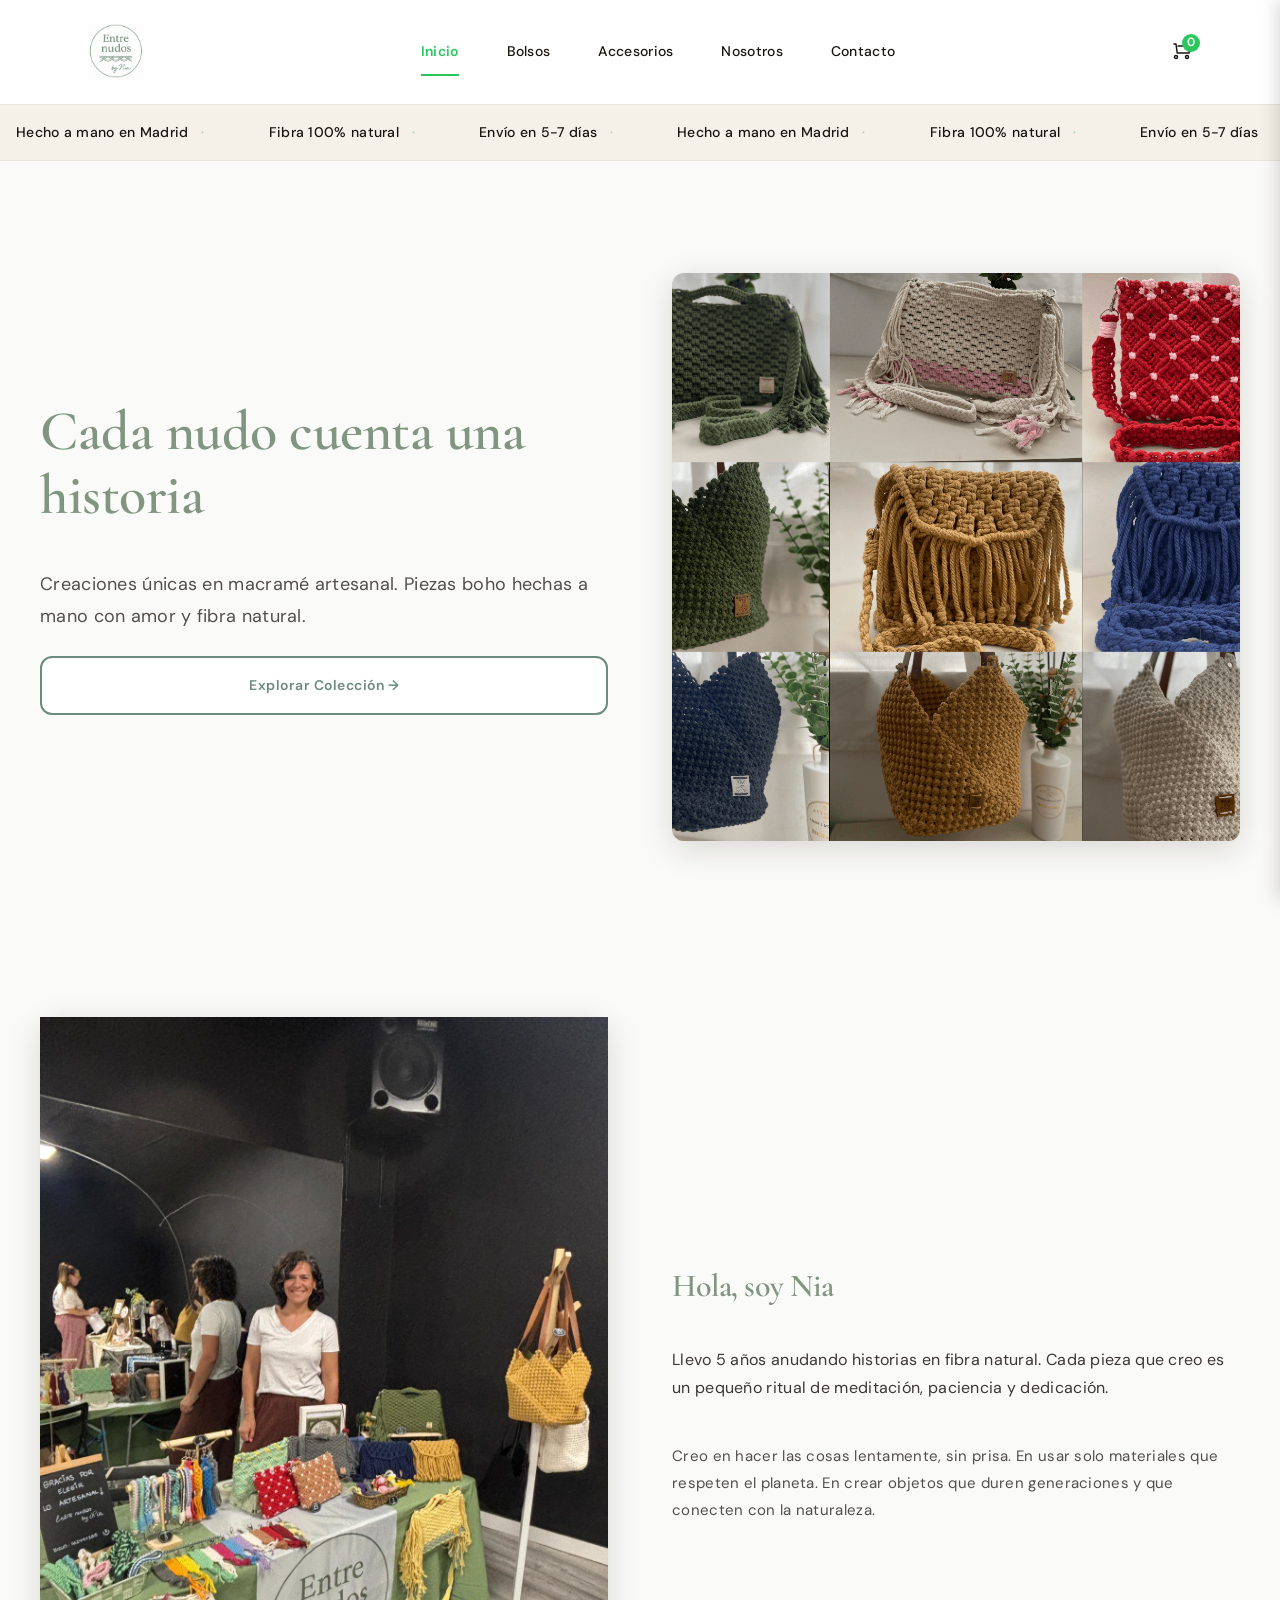
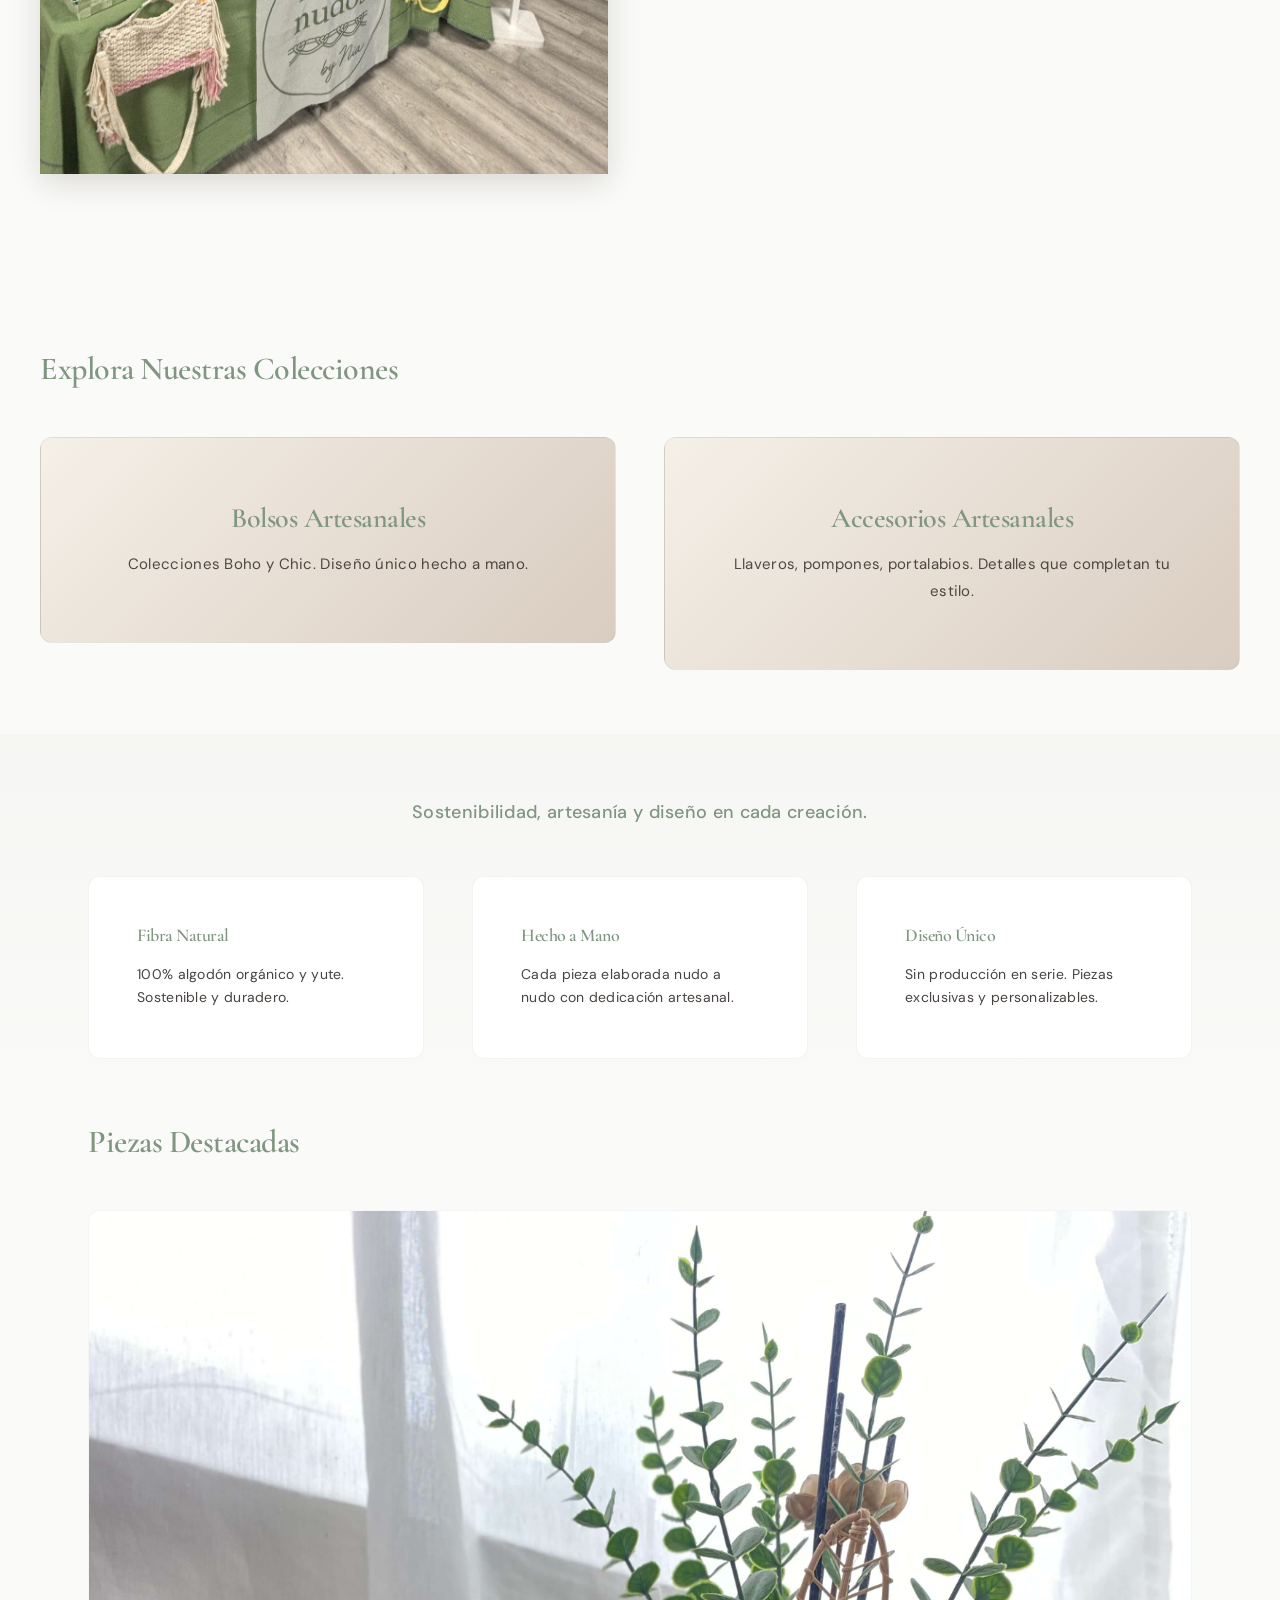
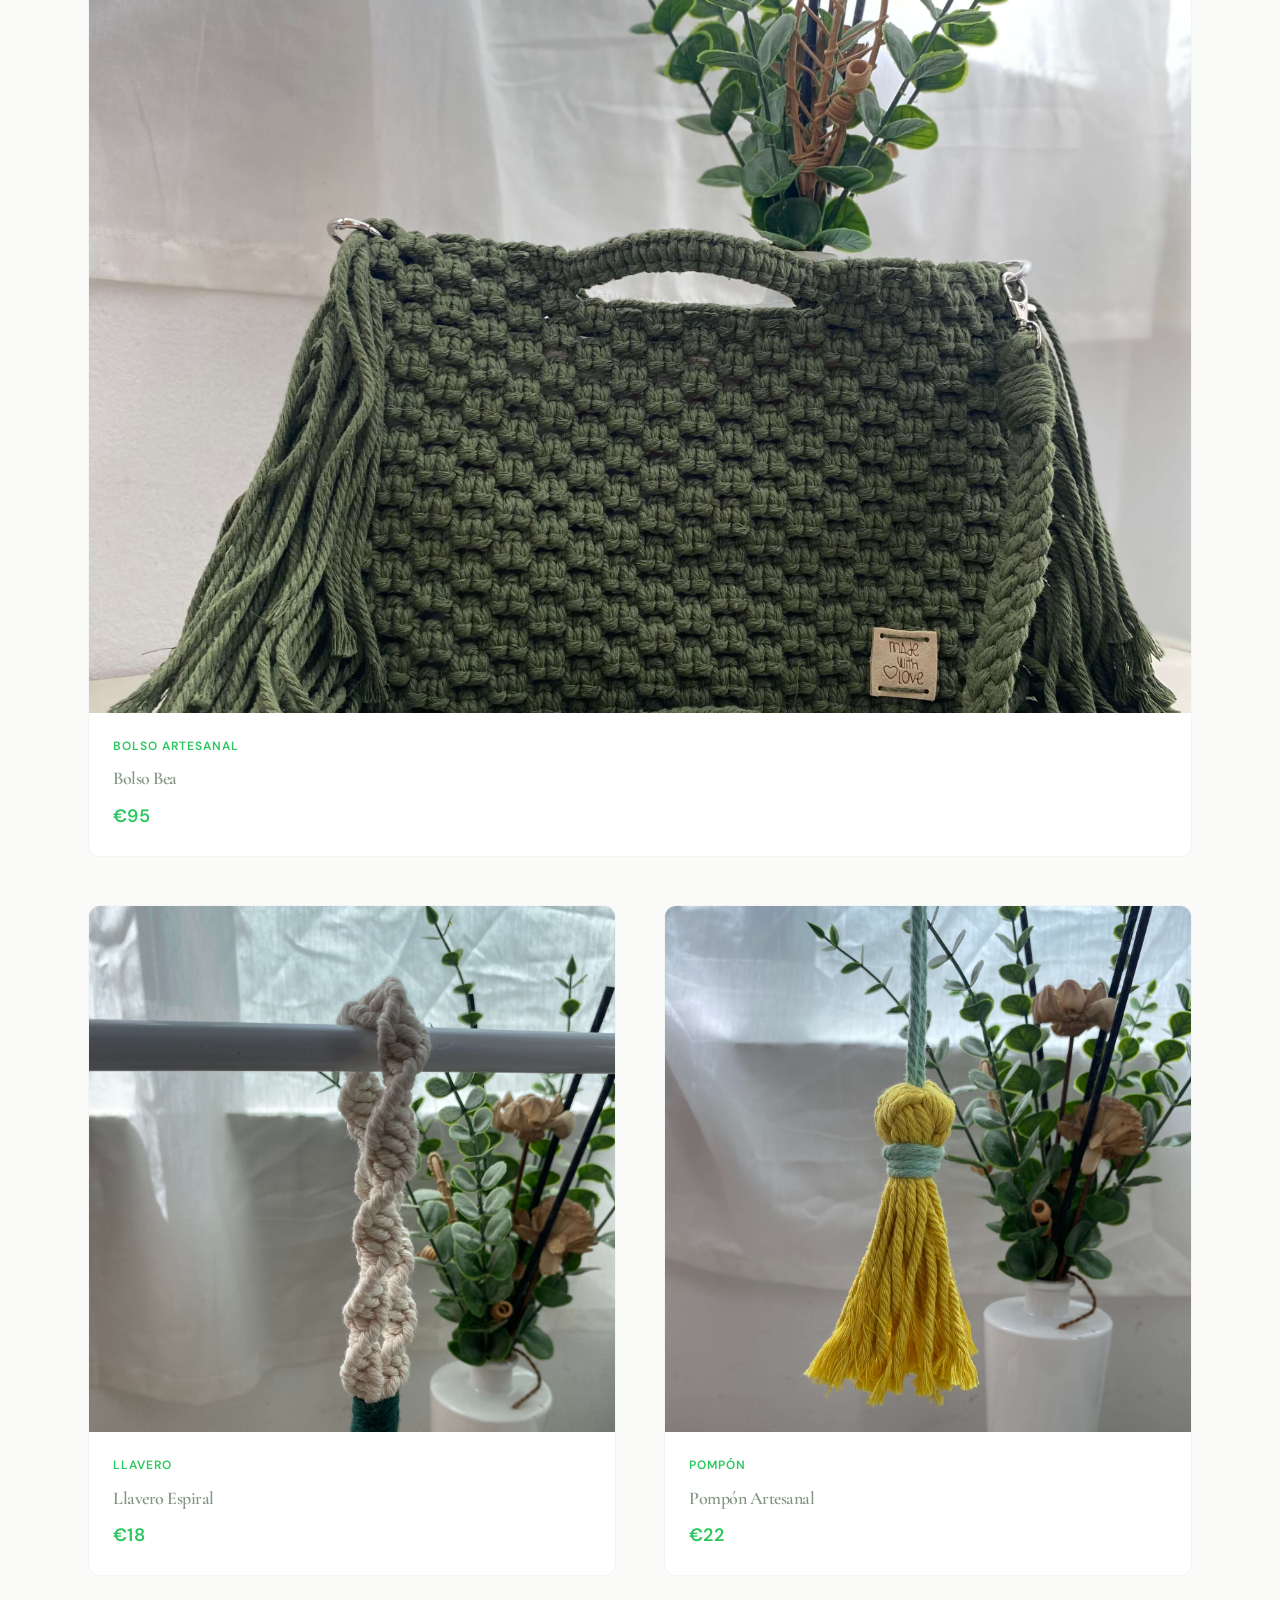
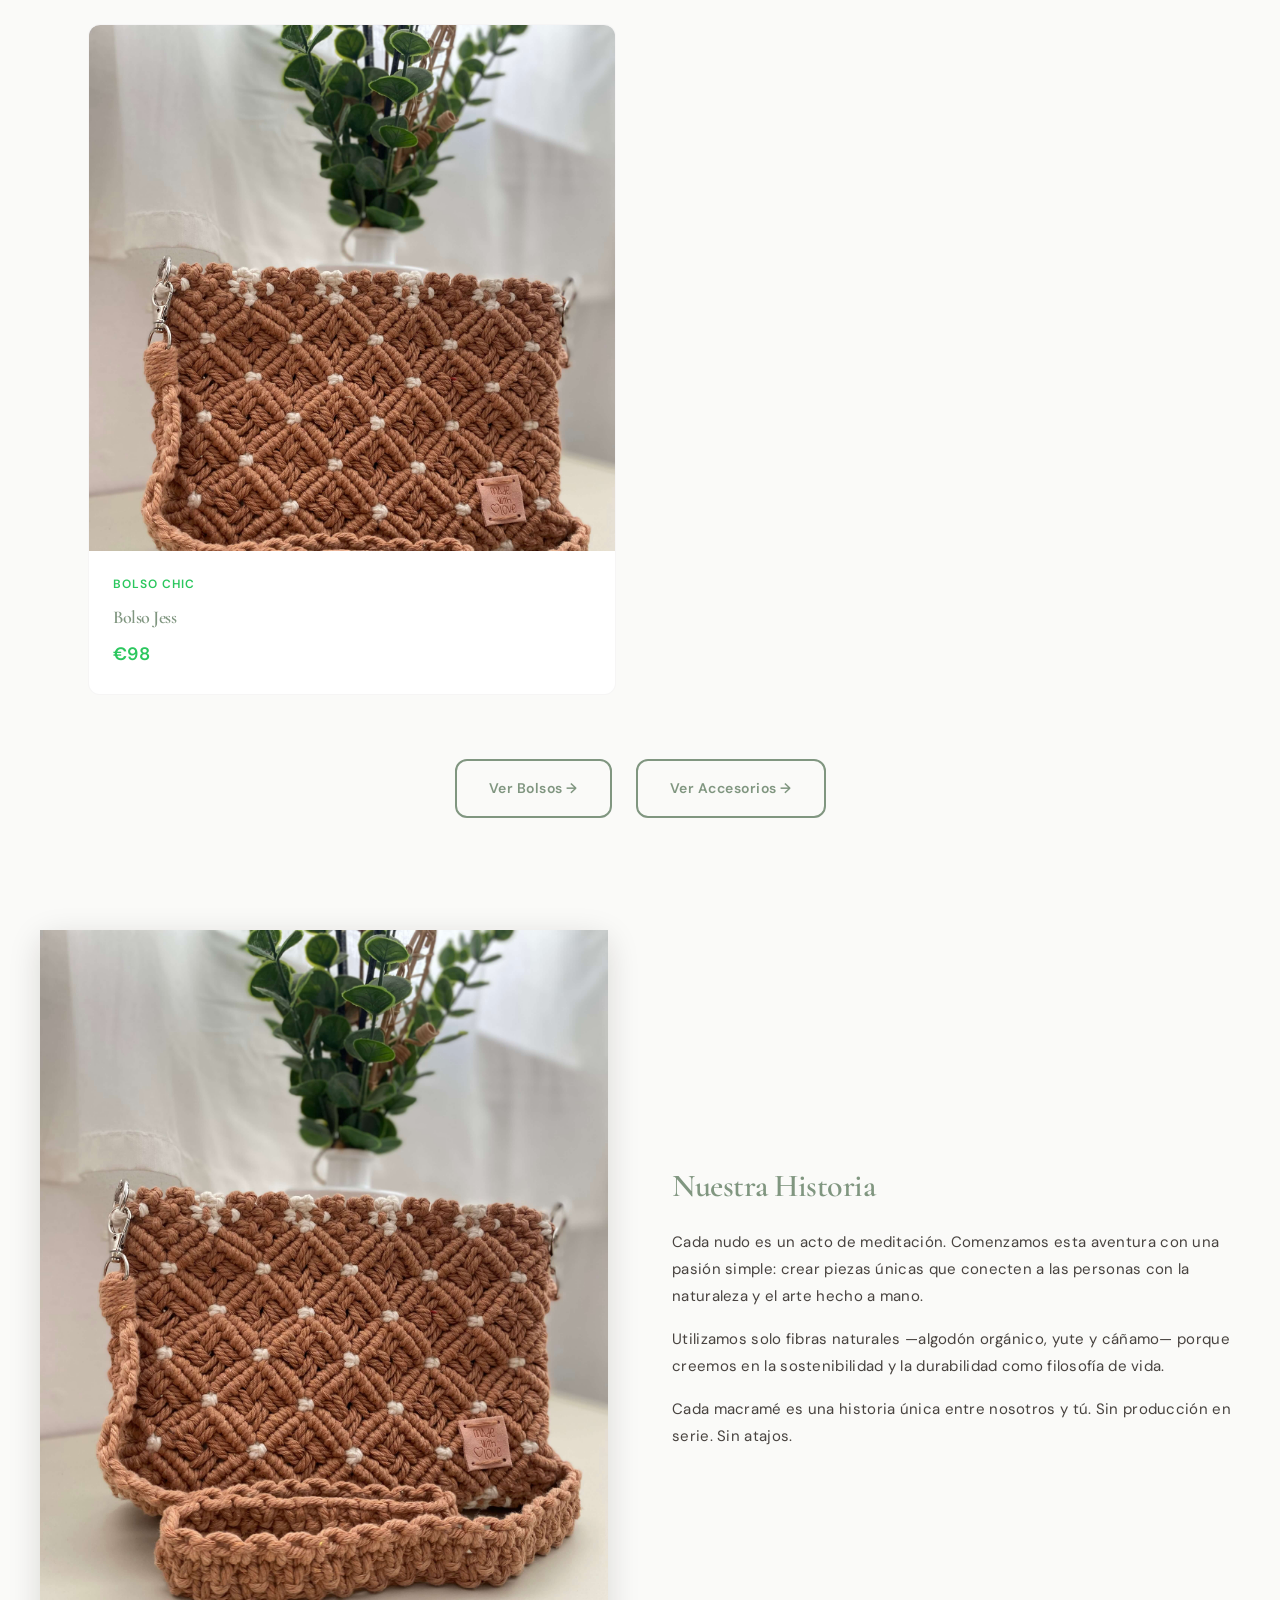
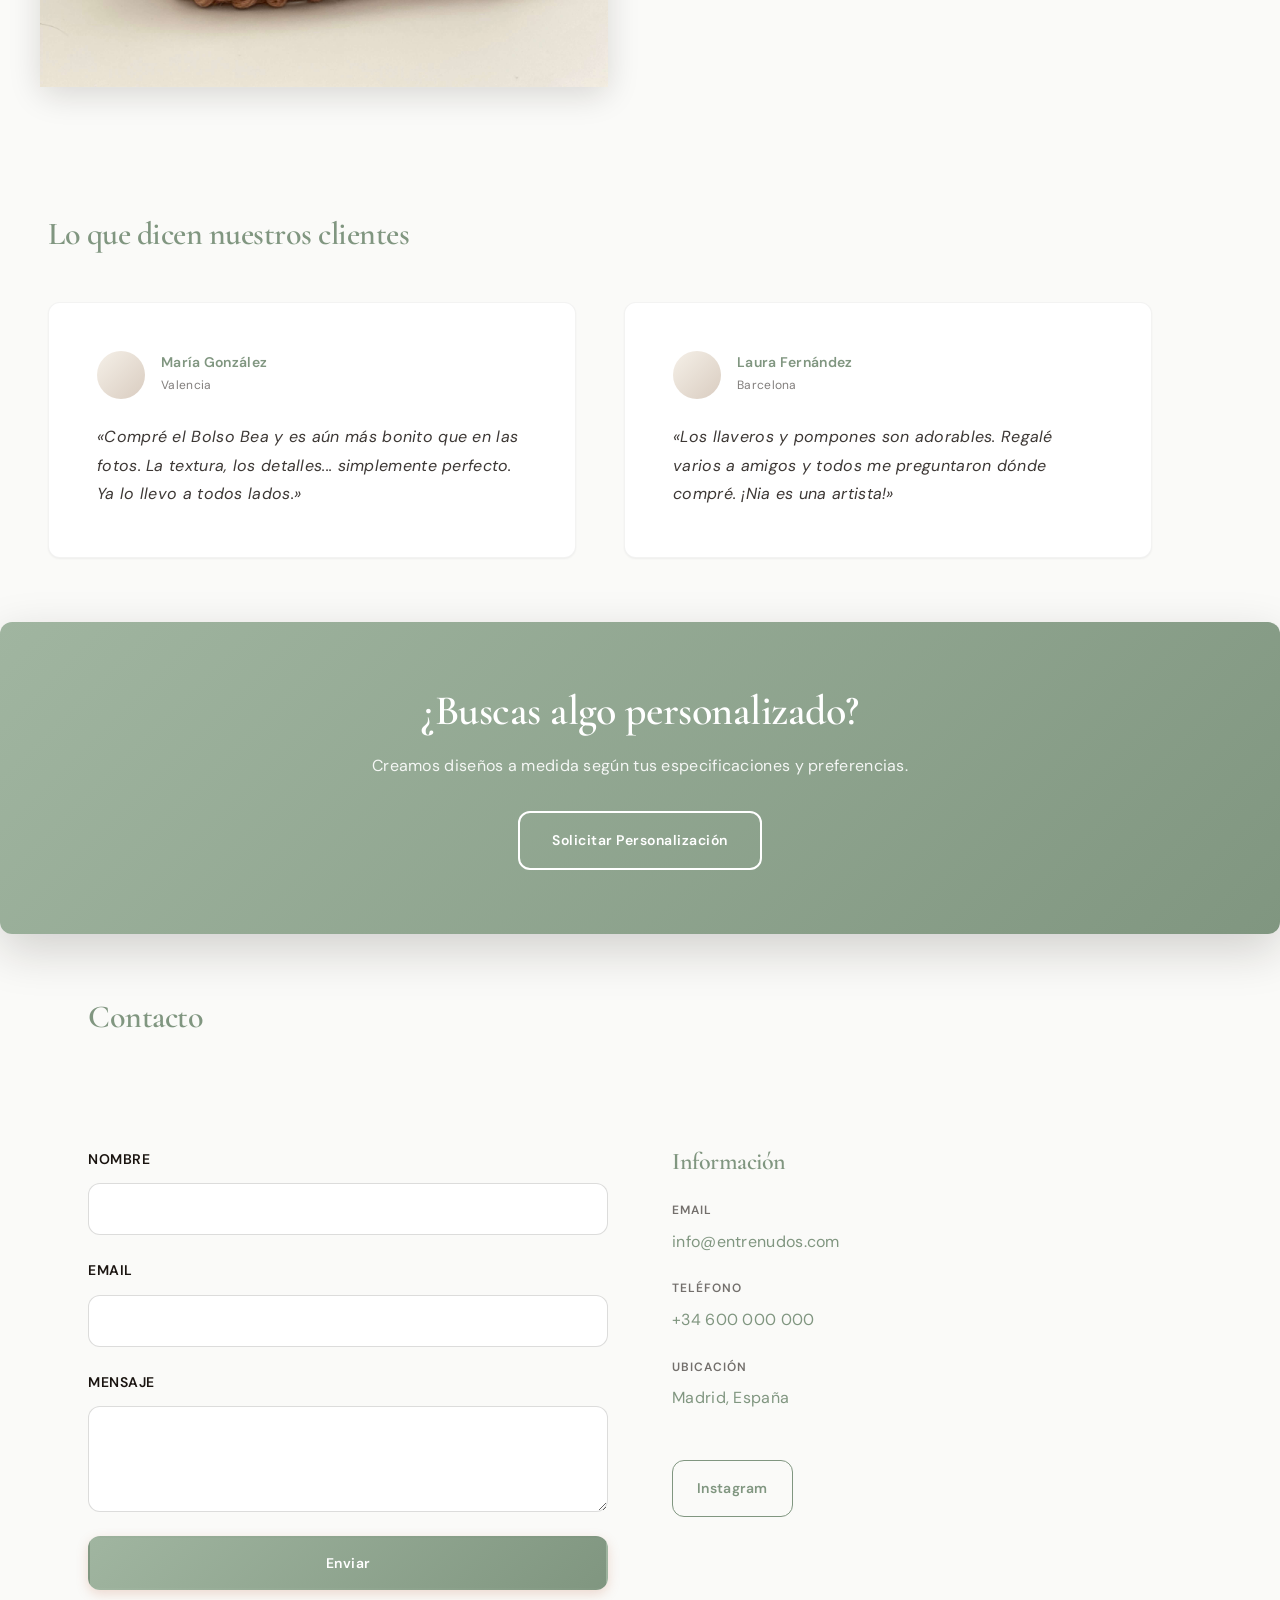
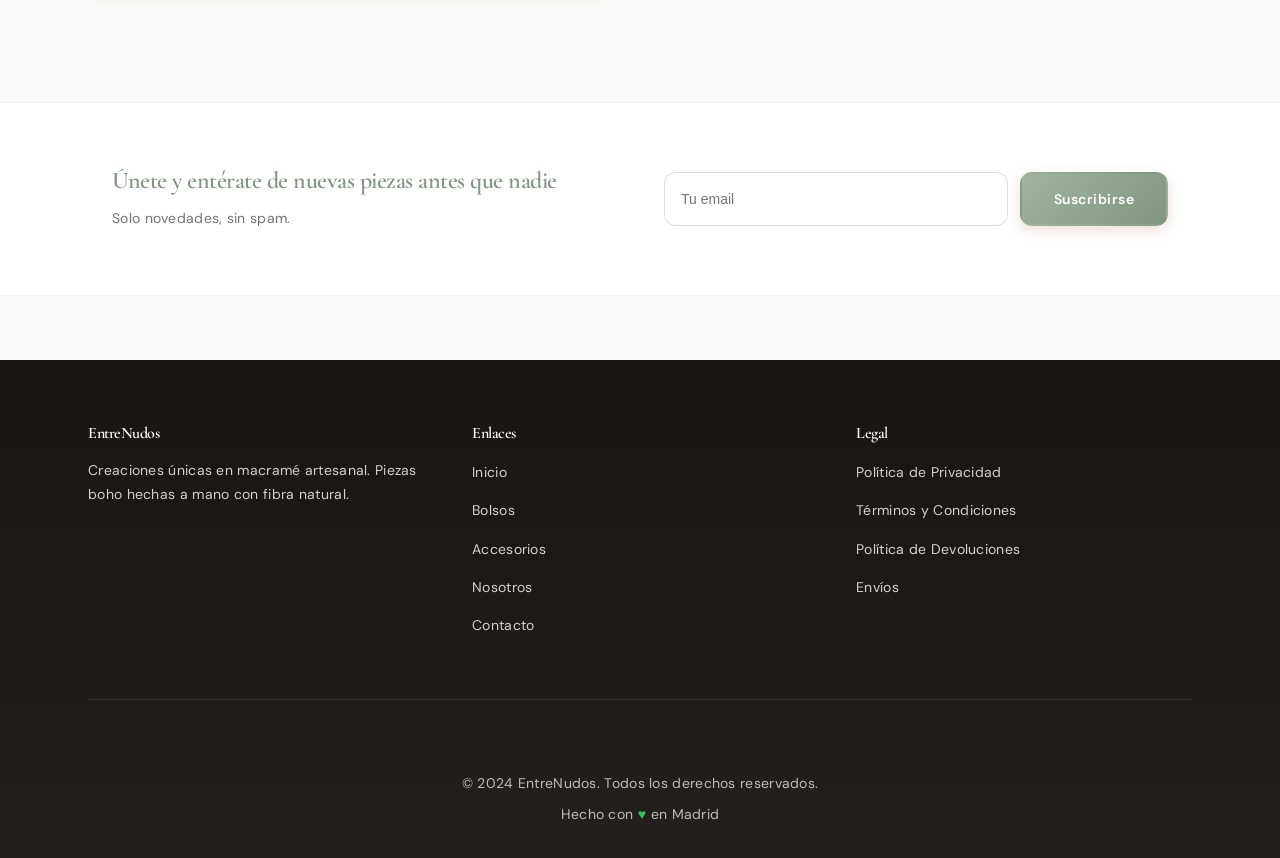
<file: index.html>
<!DOCTYPE html>
<html lang="es">
<head>
    <meta charset="UTF-8">
    <meta name="viewport" content="width=device-width, initial-scale=1.0">
    <title>EntreNudos — Macramé Artesanal Premium</title>
    <meta name="description" content="Creaciones únicas en macramé artesanal. Piezas boho premium hechas a mano con fibra 100% natural.">
    <meta name="keywords" content="macramé artesanal, boho, colgantes, tapices, decoración, fibra natural">
    <meta property="og:title" content="EntreNudos — Macramé Artesanal">
    <meta property="og:description" content="Piezas únicas de macramé hechas a mano.">
    <link rel="icon" type="image/svg+xml" href="data:image/svg+xml,<svg xmlns='http://www.w3.org/2000/svg' viewBox='0 0 100 100'><text y='75' font-size='75' fill='%237C5C3E'>◉</text></svg>">
    <link rel="stylesheet" href="styles.css">
    <link rel="preconnect" href="https://fonts.googleapis.com">
    <link rel="preconnect" href="https://fonts.gstatic.com" crossorigin>
    <link href="https://fonts.googleapis.com/css2?family=Cormorant+Garamond:wght@600;700&family=DM+Sans:wght@400;500;600&display=swap" rel="stylesheet">
</head>
<body>
    <!-- HEADER -->
    <header class="header">
        <div class="container">
            <div class="header-content">
                <a href="index.html" class="logo"><img src="img/reducidas/logo1.jpeg" alt="EntreNudos Logo" loading="lazy" style="height: 56px; width: auto;"></a>

                <nav class="nav">
                    <a href="index.html" class="nav-link active">Inicio</a>
                    <a href="bolsos.html" class="nav-link">Bolsos</a>
                    <a href="accesorios.html" class="nav-link">Accesorios</a>
                    <a href="nosotros.html" class="nav-link">Nosotros</a>
                    <a href="#contacto" class="nav-link">Contacto</a>
                </nav>

                <div class="header-right">
                    <div class="cart-icon">
                        <svg width="20" height="20" viewBox="0 0 20 20" fill="none" xmlns="http://www.w3.org/2000/svg">
                            <path d="M2 2H4L5.2 11H17L18.7 4H6M5.5 15C5.5 15.8284 4.82843 16.5 4 16.5C3.17157 16.5 2.5 15.8284 2.5 15C2.5 14.1716 3.17157 13.5 4 13.5C4.82843 13.5 5.5 14.1716 5.5 15ZM16.5 15C16.5 15.8284 15.8284 16.5 15 16.5C14.1716 16.5 13.5 15.8284 13.5 15C13.5 14.1716 14.1716 13.5 15 13.5C15.8284 13.5 16.5 14.1716 16.5 15Z" stroke="currentColor" stroke-width="1.5" stroke-linecap="round" stroke-linejoin="round"/>
                        </svg>
                        <span class="cart-count">0</span>
                    </div>
                    <button class="menu-toggle" id="menuToggle">☰</button>
                </div>
            </div>
        </div>
    </header>

    <!-- TRUST STRIP -->
    <div class="trust-strip">
        <div class="trust-content">
            <div class="trust-item">Hecho a mano en Madrid</div>
            <div class="trust-item">Fibra 100% natural</div>
            <div class="trust-item">Envío en 5-7 días</div>
        </div>
    </div>

    <!-- MENÚ MOBILE -->
    <nav class="mobile-menu" id="mobileMenu">
        <a href="index.html" class="mobile-nav-link">Inicio</a>
        <a href="bolsos.html" class="mobile-nav-link">Bolsos</a>
        <a href="accesorios.html" class="mobile-nav-link">Accesorios</a>
        <a href="nosotros.html" class="mobile-nav-link">Nosotros</a>
        <a href="#contacto" class="mobile-nav-link">Contacto</a>
    </nav>

    <!-- HERO -->
    <section class="hero container">
        <div class="hero-content">
            <h1 class="hero-title">Cada nudo cuenta una historia</h1>
            <p class="hero-subtitle">Creaciones únicas en macramé artesanal. Piezas boho hechas a mano con amor y fibra natural.</p>
            <a href="#colecciones" class="btn btn-detalle">Explorar Colección →</a>
        </div>
        <div class="hero-image">
            <img src="img/reducidas/portada.png" alt="EntreNudos Portada" loading="lazy" style="width: 100%; height: 100%; object-fit: cover; border-radius: var(--radius-lg);">
        </div>
    </section>

    <!-- ARTESANA PRESENTACIÓN -->
    <section class="artisan-intro container">
        <div class="artisan-image">
            <img src="img/reducidas/Nia.jpeg" alt="Nia, creadora de EntreNudos" loading="lazy">
        </div>
        <div class="artisan-content">
            <h2 style="font-size: 32px; color: var(--brown); margin-bottom: var(--spacing-lg); font-family: 'Cormorant Garamond', serif;">Hola, soy Nia</h2>
            <p style="font-size: 16px; line-height: 1.8; margin-bottom: var(--spacing-lg); color: rgba(26, 20, 16, 0.85);">Llevo 5 años anudando historias en fibra natural. Cada pieza que creo es un pequeño ritual de meditación, paciencia y dedicación.</p>
            <p style="font-size: 15px; line-height: 1.8; color: rgba(26, 20, 16, 0.75);">Creo en hacer las cosas lentamente, sin prisa. En usar solo materiales que respeten el planeta. En crear objetos que duren generaciones y que conecten con la naturaleza.</p>
        </div>
    </section>

    <!-- SELECTOR DE CATEGORÍAS -->
    <section id="colecciones" class="container colecciones-section" style="padding: var(--spacing-3xl) 0;">
        <h2 class="section-title">Explora Nuestras Colecciones</h2>
        <div class="colecciones-grid">
            <!-- BOLSOS -->
            <a href="bolsos.html" style="text-decoration: none;">
                <div style="background: linear-gradient(135deg, var(--cream) 0%, var(--beige) 100%); padding: var(--spacing-3xl); border-radius: var(--radius-lg); text-align: center; transition: var(--transition); cursor: pointer; border: 1px solid rgba(26, 20, 16, 0.05);" onmouseover="this.style.transform='translateY(-8px)'; this.style.boxShadow='var(--shadow-xl)';" onmouseout="this.style.transform='translateY(0)'; this.style.boxShadow='var(--shadow-md)';">
                    <h3 style="font-size: 28px; color: var(--brown); margin-bottom: var(--spacing-md); font-family: 'Cormorant Garamond', serif;">Bolsos Artesanales</h3>
                    <p style="font-size: 15px; color: rgba(26, 20, 16, 0.75); line-height: 1.8;">Colecciones Boho y Chic. Diseño único hecho a mano.</p>
                </div>
            </a>

            <!-- ACCESORIOS -->
            <a href="accesorios.html" style="text-decoration: none;">
                <div style="background: linear-gradient(135deg, var(--cream) 0%, var(--beige) 100%); padding: var(--spacing-3xl); border-radius: var(--radius-lg); text-align: center; transition: var(--transition); cursor: pointer; border: 1px solid rgba(26, 20, 16, 0.05);" onmouseover="this.style.transform='translateY(-8px)'; this.style.boxShadow='var(--shadow-xl)';" onmouseout="this.style.transform='translateY(0)'; this.style.boxShadow='var(--shadow-md)';">
                    <h3 style="font-size: 28px; color: var(--brown); margin-bottom: var(--spacing-md); font-family: 'Cormorant Garamond', serif;">Accesorios Artesanales</h3>
                    <p style="font-size: 15px; color: rgba(26, 20, 16, 0.75); line-height: 1.8;">Llaveros, pompones, portalabios. Detalles que completan tu estilo.</p>
                </div>
            </a>
        </div>
    </section>

    <!-- VALORES -->
    <section class="values">
        <div class="container">
            <p class="values-intro">Sostenibilidad, artesanía y diseño en cada creación.</p>
            <div class="values-grid">
                <div class="value-card">
                    <h3>Fibra Natural</h3>
                    <p>100% algodón orgánico y yute. Sostenible y duradero.</p>
                </div>
                <div class="value-card">
                    <h3>Hecho a Mano</h3>
                    <p>Cada pieza elaborada nudo a nudo con dedicación artesanal.</p>
                </div>
                <div class="value-card">
                    <h3>Diseño Único</h3>
                    <p>Sin producción en serie. Piezas exclusivas y personalizables.</p>
                </div>
            </div>
        </div>
    </section>

    <!-- PRODUCTOS DESTACADOS -->
    <section class="container">
        <h2 class="section-title">Piezas Destacadas</h2>

        <div class="products-grid asymmetric">
            <div class="product-card" data-category="bolsos" data-product-url="producto.html?id=bea" data-product-id="bolso-bea" data-variant-id="natural">
                <div class="product-image">
                    <img src="img/reducidas/Bolso Boho/Bolso Bea/IMG_0627.jpeg" alt="Bolso Bea" loading="lazy">
                    <div class="product-image-overlay">
                        <button class="quick-add-btn">+</button>
                    </div>
                </div>
                <div class="product-info">
                    <p class="product-category">Bolso Artesanal</p>
                    <h3 class="product-title">Bolso Bea</h3>
                    <p class="product-price">€95</p>
                </div>
            </div>

            <div class="product-card" data-category="llaveros" data-product-url="producto.html?id=llavero-1" data-product-id="llavero-espiral" data-variant-id="natural">
                <div class="product-image">
                    <img src="img/reducidas/Llaveros/llavero espiral/IMG_0958.jpeg" alt="Llavero Espiral" loading="lazy">
                    <div class="product-image-overlay">
                        <button class="quick-add-btn">+</button>
                    </div>
                </div>
                <div class="product-info">
                    <p class="product-category">Llavero</p>
                    <h3 class="product-title">Llavero Espiral</h3>
                    <p class="product-price">€18</p>
                </div>
            </div>

            <div class="product-card" data-category="pompones" data-product-url="producto.html?id=pompon-1" data-product-id="pompon-artesanal" data-variant-id="natural">
                <div class="product-image">
                    <img src="img/reducidas/Pompones/IMG_0981.jpeg" alt="Pompón Artesanal" loading="lazy">
                    <div class="product-image-overlay">
                        <button class="quick-add-btn">+</button>
                    </div>
                </div>
                <div class="product-info">
                    <p class="product-category">Pompón</p>
                    <h3 class="product-title">Pompón Artesanal</h3>
                    <p class="product-price">€22</p>
                </div>
            </div>

            <div class="product-card" data-category="bolsos" data-product-url="producto.html?id=jess" data-product-id="bolso-jess" data-variant-id="natural">
                <div class="product-image">
                    <img src="img/reducidas/Bolso Chic/Bolso Jess/IMG_0711.jpeg" alt="Bolso Jess" loading="lazy">
                    <div class="product-image-overlay">
                        <button class="quick-add-btn">+</button>
                    </div>
                </div>
                <div class="product-info">
                    <p class="product-category">Bolso Chic</p>
                    <h3 class="product-title">Bolso Jess</h3>
                    <p class="product-price">€98</p>
                </div>
            </div>
        </div>

        <div style="display: flex; gap: var(--spacing-lg); justify-content: center; margin-top: var(--spacing-3xl); flex-wrap: wrap;">
            <a href="bolsos.html" class="btn btn-secondary">Ver Bolsos →</a>
            <a href="accesorios.html" class="btn btn-secondary">Ver Accesorios →</a>
        </div>
    </section>

    <!-- HISTORIA -->
    <section class="history-section container">
        <div class="history-image">
            <img src="img/reducidas/Bolso Chic/Bolso Jess/IMG_0711.jpeg" alt="Historia de EntreNudos" loading="lazy">
        </div>
        <div>
            <h2 style="font-size: 32px; color: var(--brown); margin-bottom: var(--spacing-lg); font-family: 'Cormorant Garamond', serif;">Nuestra Historia</h2>
            <p style="font-size: 15px; line-height: 1.8; margin-bottom: var(--spacing-md);">Cada nudo es un acto de meditación. Comenzamos esta aventura con una pasión simple: crear piezas únicas que conecten a las personas con la naturaleza y el arte hecho a mano.</p>
            <p style="font-size: 15px; line-height: 1.8; margin-bottom: var(--spacing-md);">Utilizamos solo fibras naturales —algodón orgánico, yute y cáñamo— porque creemos en la sostenibilidad y la durabilidad como filosofía de vida.</p>
            <p style="font-size: 15px; line-height: 1.8;">Cada macramé es una historia única entre nosotros y tú. Sin producción en serie. Sin atajos.</p>
        </div>
    </section>

    <!-- TESTIMONIOS -->
    <section class="container" style="margin: var(--spacing-3xl) 0;">
        <h2 style="font-size: 32px; color: var(--brown); text-align: left; margin-bottom: var(--spacing-2xl); font-family: 'Cormorant Garamond', serif;">Lo que dicen nuestros clientes</h2>
        <div class="testimonials-section">
            <div class="testimonial-card">
                <div class="testimonial-header">
                    <div class="testimonial-photo"></div>
                    <div>
                        <p class="testimonial-author">María González</p>
                        <p class="testimonial-location">Valencia</p>
                    </div>
                </div>
                <p class="testimonial-text">«Compré el Bolso Bea y es aún más bonito que en las fotos. La textura, los detalles... simplemente perfecto. Ya lo llevo a todos lados.»</p>
            </div>
            <div class="testimonial-card">
                <div class="testimonial-header">
                    <div class="testimonial-photo"></div>
                    <div>
                        <p class="testimonial-author">Laura Fernández</p>
                        <p class="testimonial-location">Barcelona</p>
                    </div>
                </div>
                <p class="testimonial-text">«Los llaveros y pompones son adorables. Regalé varios a amigos y todos me preguntaron dónde compré. ¡Nia es una artista!»</p>
            </div>
        </div>
    </section>

    <!-- CTA PERSONALIZACIÓN -->
    <section class="cta-banner">
        <div class="container">
            <h2>¿Buscas algo personalizado?</h2>
            <p>Creamos diseños a medida según tus especificaciones y preferencias.</p>
            <a href="#contacto" class="btn btn-secondary-outline" style="border-color: white; color: white;">Solicitar Personalización</a>
        </div>
    </section>

    <!-- CONTACTO -->
    <section id="contacto" class="container">
        <h2 class="section-title" style="margin-top: var(--spacing-3xl);">Contacto</h2>

        <div class="contact-section">
            <form class="contact-form" onsubmit="event.preventDefault(); showToast('Mensaje enviado correctamente ✓');">
                <div class="form-group">
                    <label class="form-label">Nombre</label>
                    <input type="text" class="form-input" required>
                </div>
                <div class="form-group">
                    <label class="form-label">Email</label>
                    <input type="email" class="form-input" required>
                </div>
                <div class="form-group">
                    <label class="form-label">Mensaje</label>
                    <textarea class="form-textarea" rows="4" required></textarea>
                </div>
                <button type="submit" class="btn btn-primary" style="width: 100%;">Enviar</button>
            </form>

            <div class="contact-info">
                <h3>Información</h3>

                <div class="info-item">
                    <p class="info-label">Email</p>
                    <p class="info-value"><a href="mailto:info@entrenudos.com">info@entrenudos.com</a></p>
                </div>

                <div class="info-item">
                    <p class="info-label">Teléfono</p>
                    <p class="info-value"><a href="tel:+34600000000">+34 600 000 000</a></p>
                </div>

                <div class="info-item">
                    <p class="info-label">Ubicación</p>
                    <p class="info-value">Madrid, España</p>
                </div>

                <div class="social-links">
                    <a href="https://www.instagram.com/entrenudos_bynia/" target="_blank" rel="noopener">Instagram</a>
                </div>
            </div>
        </div>
    </section>

    <!-- EMAIL CAPTATION -->
    <section class="newsletter-section">
        <div class="container">
            <div class="newsletter-content">
                <div>
                    <h3 class="newsletter-title">Únete y entérate de nuevas piezas antes que nadie</h3>
                    <p class="newsletter-subtitle">Solo novedades, sin spam.</p>
                </div>
                <form class="newsletter-form" onsubmit="event.preventDefault(); showToast('¡Suscripción confirmada!');">
                    <input type="email" placeholder="Tu email" required class="newsletter-input">
                    <button type="submit" class="btn btn-primary">Suscribirse</button>
                </form>
            </div>
        </div>
    </section>

    <!-- FOOTER -->
    <footer class="footer">
        <div class="container">
            <div class="footer-content">
                <div class="footer-section">
                    <h4>EntreNudos</h4>
                    <p>Creaciones únicas en macramé artesanal. Piezas boho hechas a mano con fibra natural.</p>
                </div>
                <div class="footer-section">
                    <h4>Enlaces</h4>
                    <ul>
                        <li><a href="index.html">Inicio</a></li>
                        <li><a href="bolsos.html">Bolsos</a></li>
                        <li><a href="accesorios.html">Accesorios</a></li>
                        <li><a href="nosotros.html">Nosotros</a></li>
                        <li><a href="#contacto">Contacto</a></li>
                    </ul>
                </div>
                <div class="footer-section">
                    <h4>Legal</h4>
                    <ul>
                        <li><a href="#">Política de Privacidad</a></li>
                        <li><a href="#">Términos y Condiciones</a></li>
                        <li><a href="#">Política de Devoluciones</a></li>
                        <li><a href="#">Envíos</a></li>
                    </ul>
                </div>
            </div>
            <div class="footer-bottom">
                <p>&copy; 2024 EntreNudos. Todos los derechos reservados.</p>
                <p>Hecho con <span style="color: var(--terracota);">♥</span> en Madrid</p>
            </div>
        </div>
    </footer>

    <!-- CART DRAWER -->
    <div class="cart-drawer">
        <div class="cart-header">
            <h3>Tu Carrito</h3>
            <button class="cart-close">✕</button>
        </div>
        <div class="cart-items"></div>
        <div class="cart-footer">
            <div class="cart-total"><span>Total</span><span>€0.00</span></div>
            <button class="btn btn-primary">Ir al checkout</button>
        </div>
    </div>



    <script src="script.js"></script>
</body>
</html>
</file>
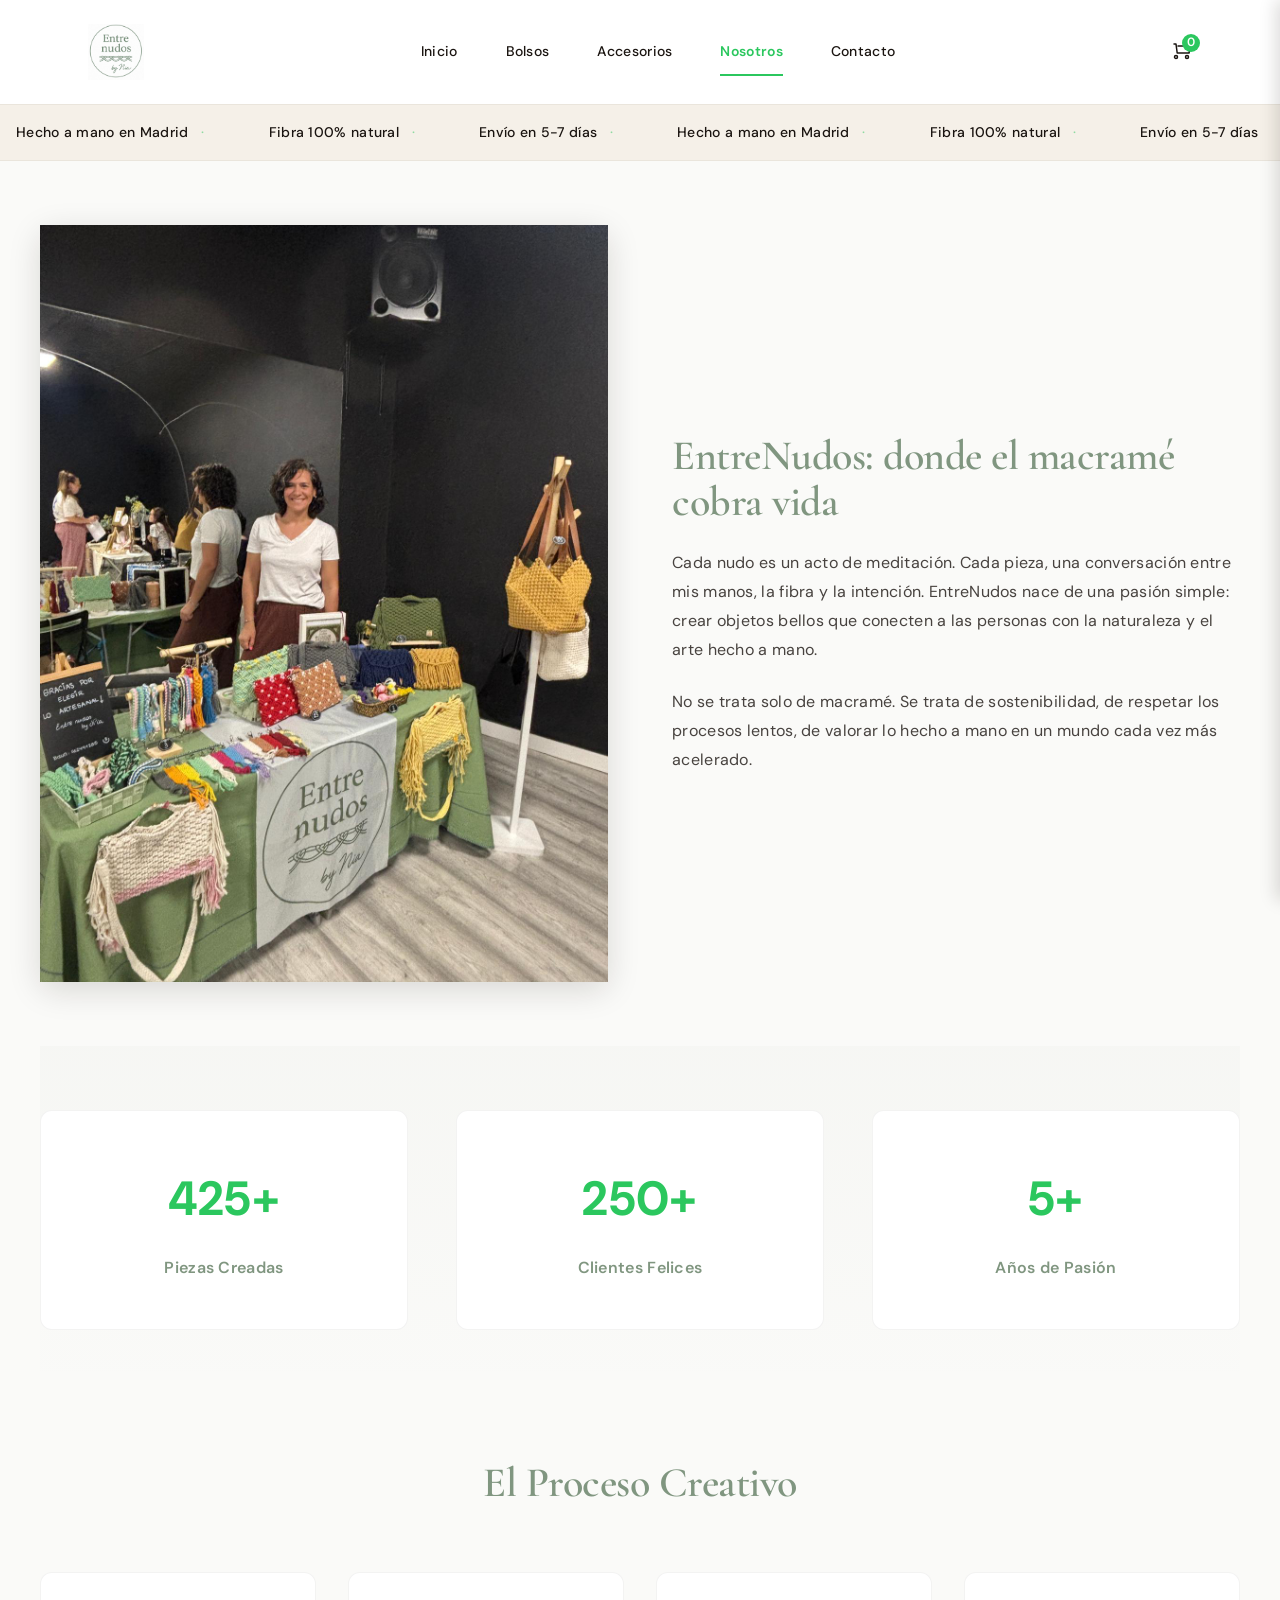
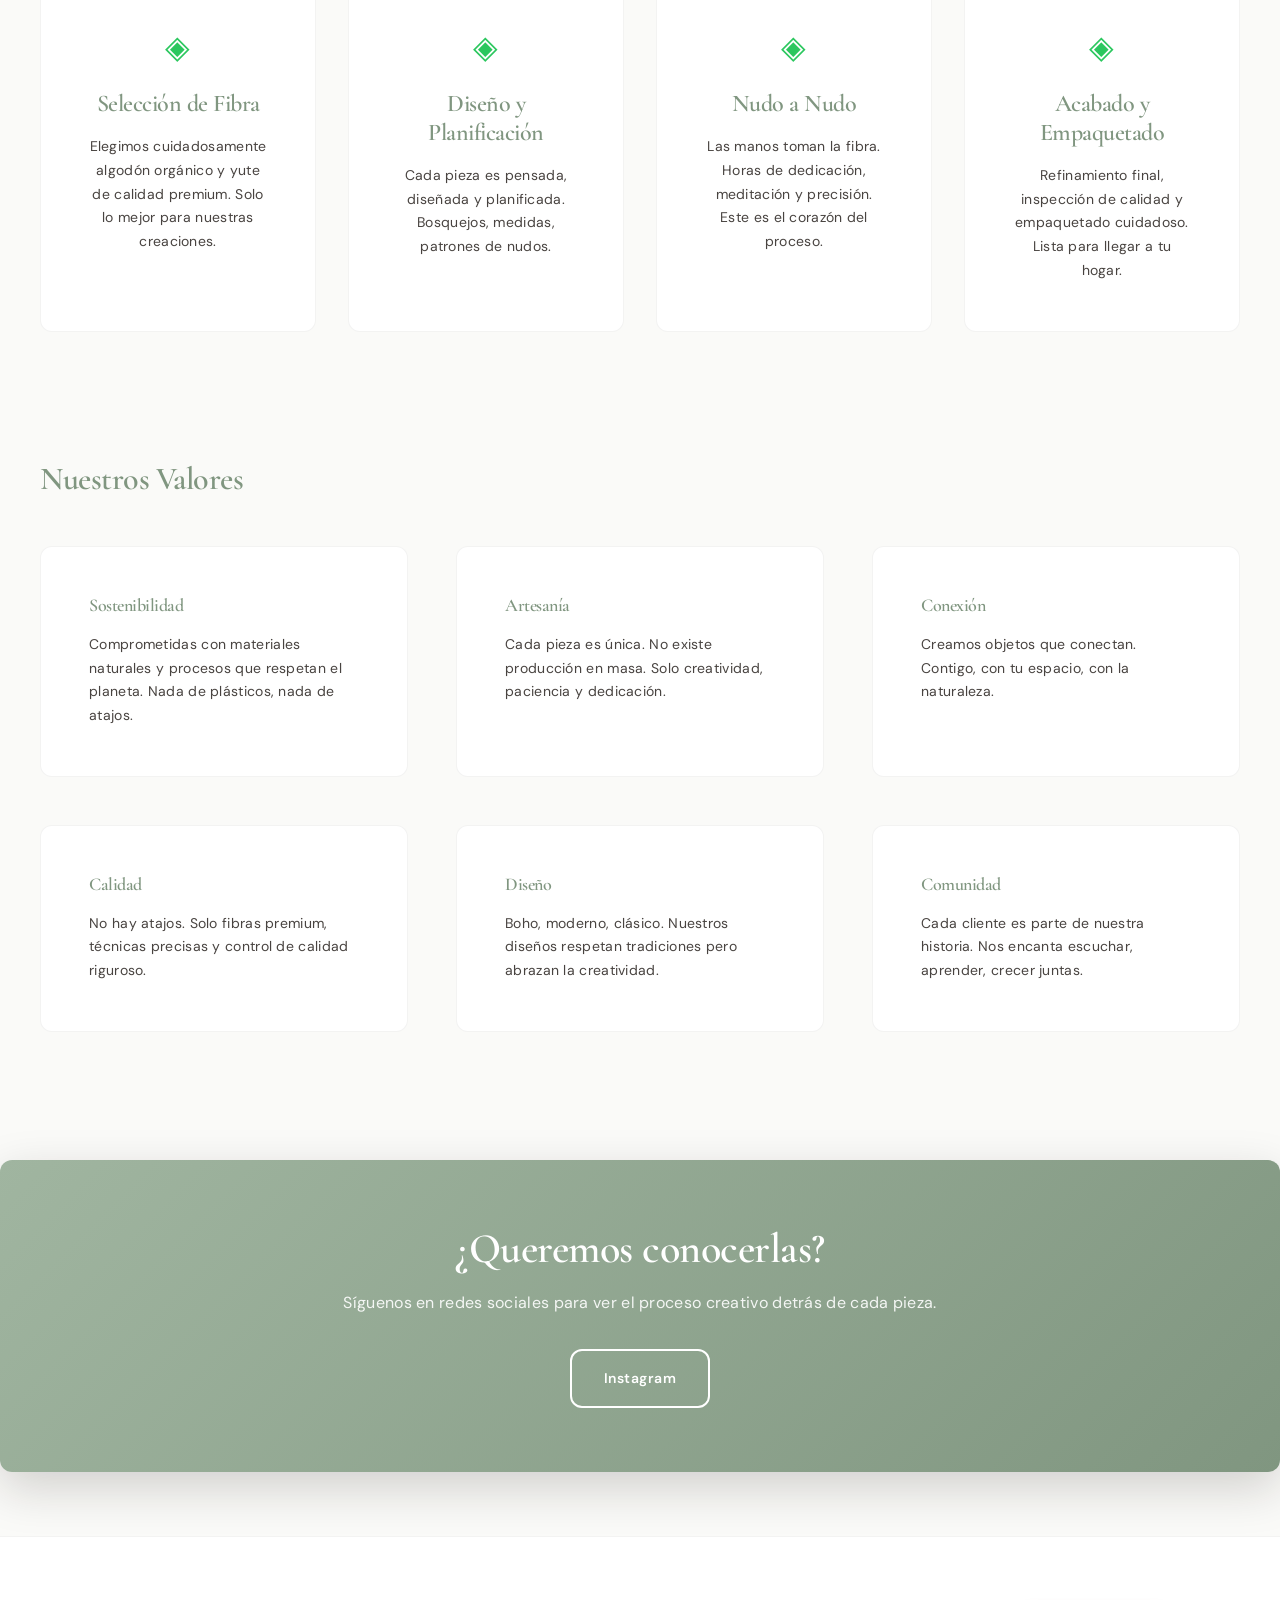
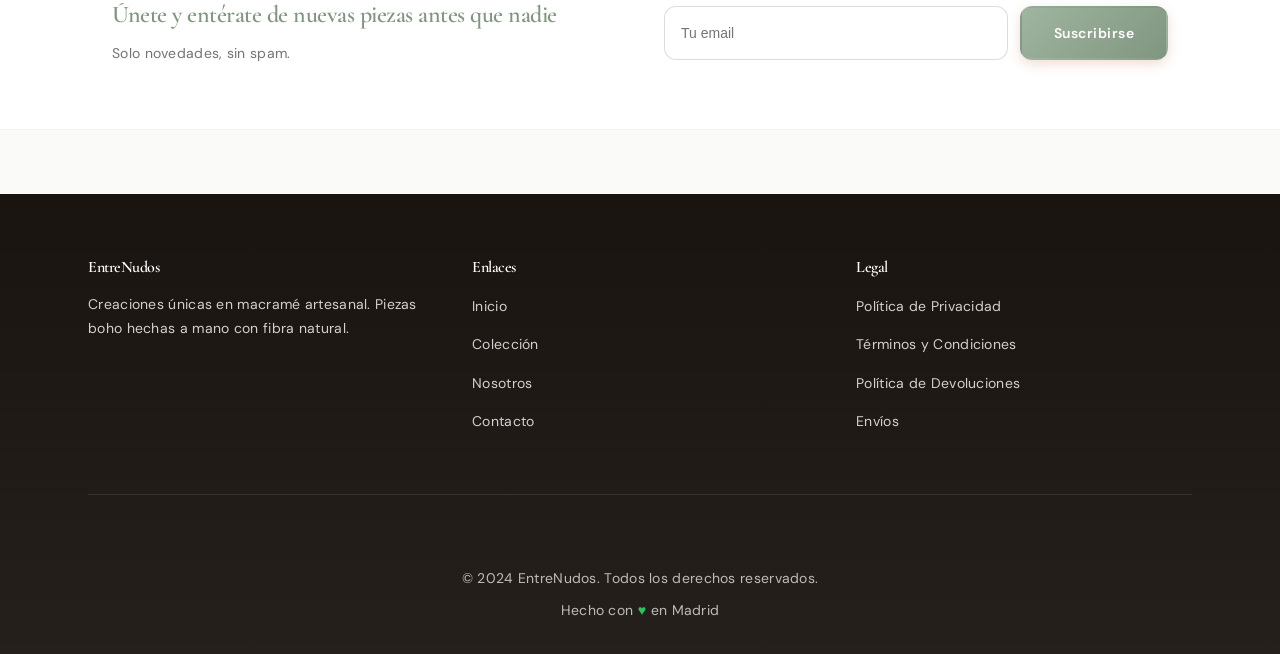
<file: nosotros.html>
<!DOCTYPE html>
<html lang="es">
<head>
    <meta charset="UTF-8">
    <meta name="viewport" content="width=device-width, initial-scale=1.0">
    <title>Nuestra Historia — EntreNudos</title>
    <link rel="icon" type="image/svg+xml" href="data:image/svg+xml,<svg xmlns='http://www.w3.org/2000/svg' viewBox='0 0 100 100'><text y='75' font-size='75' fill='%237C5C3E'>◉</text></svg>">
    <link rel="stylesheet" href="styles.css">
    <link rel="preconnect" href="https://fonts.googleapis.com">
    <link rel="preconnect" href="https://fonts.gstatic.com" crossorigin>
    <link href="https://fonts.googleapis.com/css2?family=Cormorant+Garamond:wght@600;700&family=DM+Sans:wght@400;500;600&display=swap" rel="stylesheet">
</head>
<body>
    <header class="header">
        <div class="container">
            <div class="header-content">
                <a href="index.html" class="logo"><img src="img/reducidas/logo1.jpeg" alt="EntreNudos Logo" loading="lazy" style="height: 56px; width: auto;"></a>
                <nav class="nav">
                    <a href="index.html" class="nav-link">Inicio</a>
                    <a href="bolsos.html" class="nav-link">Bolsos</a>
                    <a href="accesorios.html" class="nav-link">Accesorios</a>
                    <a href="nosotros.html" class="nav-link active">Nosotros</a>
                    <a href="index.html#contacto" class="nav-link">Contacto</a>
                </nav>
                <div class="header-right">
                    <div class="cart-icon">
                        <svg width="20" height="20" viewBox="0 0 20 20" fill="none" xmlns="http://www.w3.org/2000/svg">
                            <path d="M2 2H4L5.2 11H17L18.7 4H6M5.5 15C5.5 15.8284 4.82843 16.5 4 16.5C3.17157 16.5 2.5 15.8284 2.5 15C2.5 14.1716 3.17157 13.5 4 13.5C4.82843 13.5 5.5 14.1716 5.5 15ZM16.5 15C16.5 15.8284 15.8284 16.5 15 16.5C14.1716 16.5 13.5 15.8284 13.5 15C13.5 14.1716 14.1716 13.5 15 13.5C15.8284 13.5 16.5 14.1716 16.5 15Z" stroke="currentColor" stroke-width="1.5" stroke-linecap="round" stroke-linejoin="round"/>
                        </svg>
                        <span class="cart-count">0</span>
                    </div>
                    <button class="menu-toggle" id="menuToggle">☰</button>
                </div>
            </div>
        </div>
    </header>

    <div class="trust-strip">
        <div class="trust-content">
            <div class="trust-item">Hecho a mano en Madrid</div>
            <div class="trust-item">Fibra 100% natural</div>
            <div class="trust-item">Envío en 5-7 días</div>
        </div>
    </div>

    <nav class="mobile-menu" id="mobileMenu">
        <a href="index.html" class="mobile-nav-link">Inicio</a>
        <a href="bolsos.html" class="mobile-nav-link">Bolsos</a>
        <a href="accesorios.html" class="mobile-nav-link">Accesorios</a>
        <a href="nosotros.html" class="mobile-nav-link">Nosotros</a>
        <a href="index.html#contacto" class="mobile-nav-link">Contacto</a>
    </nav>

    <section class="about-hero container" style="padding: var(--spacing-3xl) 0;">
        <div class="about-image">
            <img src="img/reducidas/Nia.jpeg" alt="Nia, creadora de EntreNudos" loading="lazy">
        </div>
        <div>
            <h1 style="font-size: 42px; color: var(--brown); margin-bottom: var(--spacing-lg); font-family: 'Cormorant Garamond', serif; line-height: 1.1;">EntreNudos: donde el macramé cobra vida</h1>
            <p style="font-size: 16px; line-height: 1.8; margin-bottom: var(--spacing-lg);">Cada nudo es un acto de meditación. Cada pieza, una conversación entre mis manos, la fibra y la intención. EntreNudos nace de una pasión simple: crear objetos bellos que conecten a las personas con la naturaleza y el arte hecho a mano.</p>
            <p style="font-size: 16px; line-height: 1.8;">No se trata solo de macramé. Se trata de sostenibilidad, de respetar los procesos lentos, de valorar lo hecho a mano en un mundo cada vez más acelerado.</p>
        </div>
    </section>

    <section class="stats-section container">
        <div class="stat-item">
            <p class="stat-number">500+</p>
            <p class="stat-label">Piezas Creadas</p>
        </div>
        <div class="stat-item">
            <p class="stat-number">300+</p>
            <p class="stat-label">Clientes Felices</p>
        </div>
        <div class="stat-item">
            <p class="stat-number">5+</p>
            <p class="stat-label">Años de Pasión</p>
        </div>
    </section>

    <section class="process-section container">
        <h2 class="process-title">El Proceso Creativo</h2>
        <div class="timeline">
            <div class="timeline-item">
                <div class="timeline-icon" style="font-size: 32px; margin-bottom: var(--spacing-md); color: var(--terracota);">◈</div>
                <h3>Selección de Fibra</h3>
                <p>Elegimos cuidadosamente algodón orgánico y yute de calidad premium. Solo lo mejor para nuestras creaciones.</p>
            </div>
            <div class="timeline-item">
                <div class="timeline-icon" style="font-size: 32px; margin-bottom: var(--spacing-md); color: var(--terracota);">◈</div>
                <h3>Diseño y Planificación</h3>
                <p>Cada pieza es pensada, diseñada y planificada. Bosquejos, medidas, patrones de nudos.</p>
            </div>
            <div class="timeline-item">
                <div class="timeline-icon" style="font-size: 32px; margin-bottom: var(--spacing-md); color: var(--terracota);">◈</div>
                <h3>Nudo a Nudo</h3>
                <p>Las manos toman la fibra. Horas de dedicación, meditación y precisión. Este es el corazón del proceso.</p>
            </div>
            <div class="timeline-item">
                <div class="timeline-icon" style="font-size: 32px; margin-bottom: var(--spacing-md); color: var(--terracota);">◈</div>
                <h3>Acabado y Empaquetado</h3>
                <p>Refinamiento final, inspección de calidad y empaquetado cuidadoso. Lista para llegar a tu hogar.</p>
            </div>
        </div>
    </section>

    <section class="container" style="padding: var(--spacing-3xl) 0;">
        <h2 class="section-title">Nuestros Valores</h2>
        <div class="values-grid">
            <div class="value-card">
                <h3>Sostenibilidad</h3>
                <p>Comprometidas con materiales naturales y procesos que respetan el planeta. Nada de plásticos, nada de atajos.</p>
            </div>
            <div class="value-card">
                <h3>Artesanía</h3>
                <p>Cada pieza es única. No existe producción en masa. Solo creatividad, paciencia y dedicación.</p>
            </div>
            <div class="value-card">
                <h3>Conexión</h3>
                <p>Creamos objetos que conectan. Contigo, con tu espacio, con la naturaleza.</p>
            </div>
            <div class="value-card">
                <h3>Calidad</h3>
                <p>No hay atajos. Solo fibras premium, técnicas precisas y control de calidad riguroso.</p>
            </div>
            <div class="value-card">
                <h3>Diseño</h3>
                <p>Boho, moderno, clásico. Nuestros diseños respetan tradiciones pero abrazan la creatividad.</p>
            </div>
            <div class="value-card">
                <h3>Comunidad</h3>
                <p>Cada cliente es parte de nuestra historia. Nos encanta escuchar, aprender, crecer juntas.</p>
            </div>
        </div>
    </section>

    <section class="cta-banner">
        <div class="container">
            <h2>¿Queremos conocerlas?</h2>
            <p>Síguenos en redes sociales para ver el proceso creativo detrás de cada pieza.</p>
            <div style="display: flex; gap: var(--spacing-md); justify-content: center; flex-wrap: wrap;">
                <a href="https://www.instagram.com/entrenudos_bynia/" target="_blank" rel="noopener" class="btn btn-secondary-outline" style="border-color: white; color: white;">Instagram</a>
            </div>
        </div>
    </section>

    <!-- EMAIL CAPTATION -->
    <section class="newsletter-section">
        <div class="container">
            <div class="newsletter-content">
                <div>
                    <h3 class="newsletter-title">Únete y entérate de nuevas piezas antes que nadie</h3>
                    <p class="newsletter-subtitle">Solo novedades, sin spam.</p>
                </div>
                <form class="newsletter-form" onsubmit="event.preventDefault(); showToast('¡Suscripción confirmada!');">
                    <input type="email" placeholder="Tu email" required class="newsletter-input">
                    <button type="submit" class="btn btn-primary">Suscribirse</button>
                </form>
            </div>
        </div>
    </section>

    <footer class="footer">
        <div class="container">
            <div class="footer-content">
                <div class="footer-section"><h4>EntreNudos</h4><p>Creaciones únicas en macramé artesanal. Piezas boho hechas a mano con fibra natural.</p></div>
                <div class="footer-section"><h4>Enlaces</h4><ul><li><a href="index.html">Inicio</a></li><li><a href="tienda.html">Colección</a></li><li><a href="nosotros.html">Nosotros</a></li><li><a href="index.html#contacto">Contacto</a></li></ul></div>
                <div class="footer-section"><h4>Legal</h4><ul><li><a href="#">Política de Privacidad</a></li><li><a href="#">Términos y Condiciones</a></li><li><a href="#">Política de Devoluciones</a></li><li><a href="#">Envíos</a></li></ul></div>
            </div>
            <div class="footer-bottom"><p>&copy; 2024 EntreNudos. Todos los derechos reservados.</p><p>Hecho con <span style="color: var(--terracota);">♥</span> en Madrid</p></div>
        </div>
    </footer>

    <div class="cart-drawer">
        <div class="cart-header"><h3>Tu Carrito</h3><button class="cart-close">✕</button></div>
        <div class="cart-items"></div>
        <div class="cart-footer"><div class="cart-total"><span>Total</span><span>€0.00</span></div><button class="btn btn-primary">Ir al checkout</button></div>
    </div>



    <script src="script.js"></script>
</body>
</html>
</file>
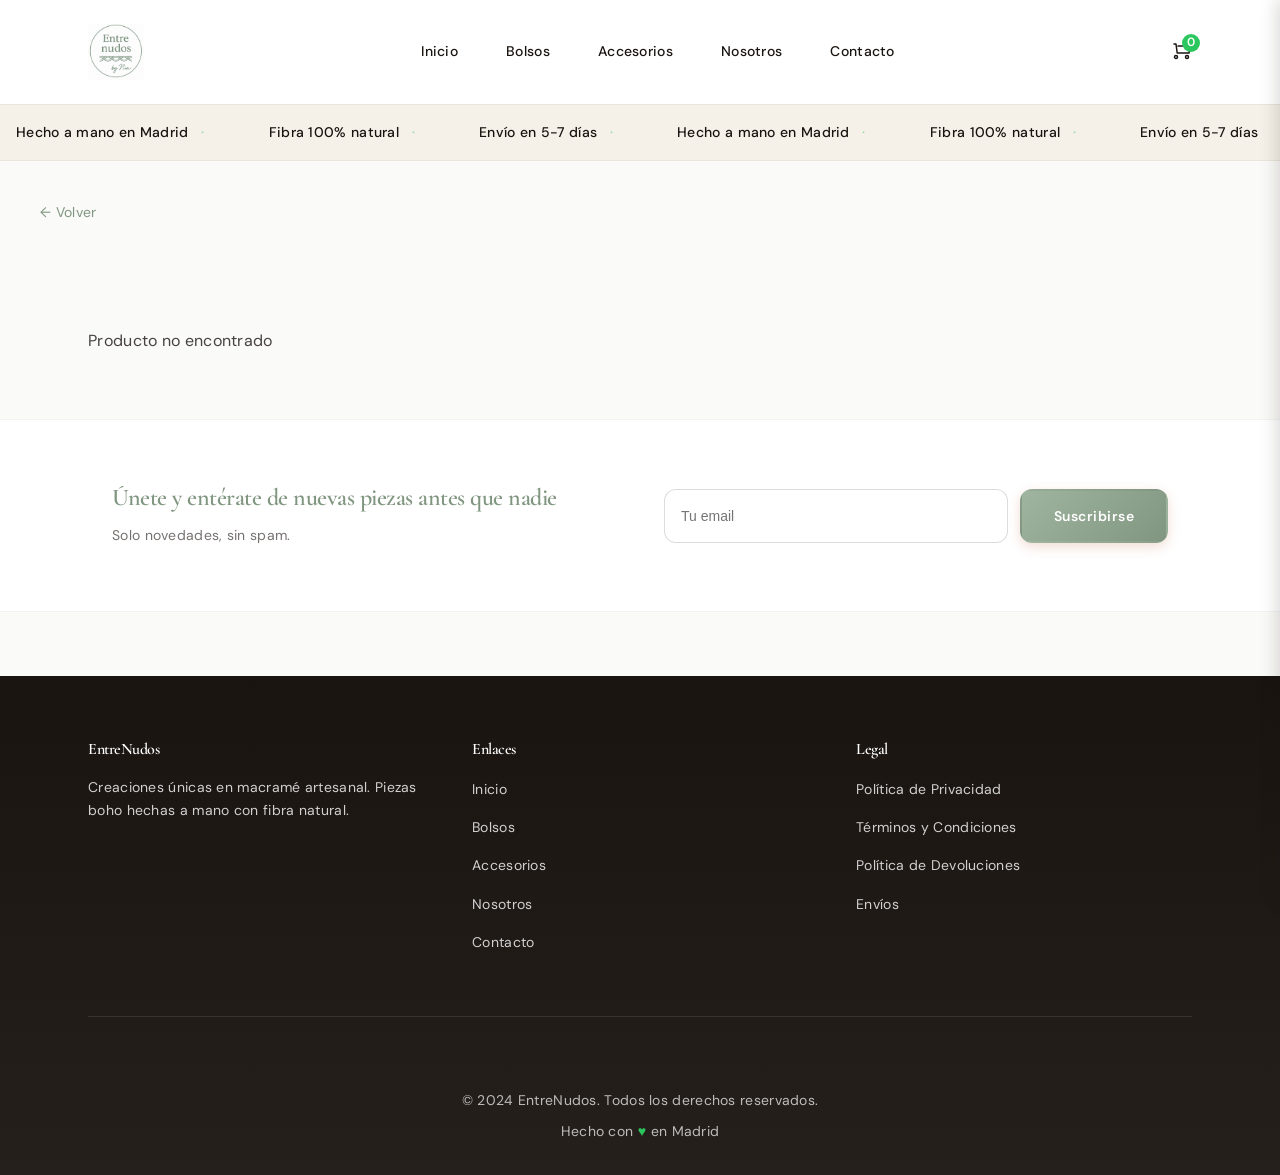
<file: producto.html>
<!DOCTYPE html>
<html lang="es">
<head>
    <meta charset="UTF-8">
    <meta name="viewport" content="width=device-width, initial-scale=1.0">
    <title>Producto — EntreNudos</title>
    <link rel="icon" type="image/svg+xml" href="data:image/svg+xml,<svg xmlns='http://www.w3.org/2000/svg' viewBox='0 0 100 100'><text y='75' font-size='75' fill='%237C5C3E'>◉</text></svg>">
    <link rel="stylesheet" href="styles.css">
    <link rel="preconnect" href="https://fonts.googleapis.com">
    <link rel="preconnect" href="https://fonts.gstatic.com" crossorigin>
    <link href="https://fonts.googleapis.com/css2?family=Cormorant+Garamond:wght@600;700&family=DM+Sans:wght@400;500;600&display=swap" rel="stylesheet">
    <style>
        .product-gallery {
            display: grid;
            grid-template-columns: 1fr;
            gap: var(--spacing-lg);
            margin-bottom: var(--spacing-3xl);
        }

        .main-image {
            width: 100%;
            aspect-ratio: 1;
            background: var(--cream);
            border-radius: var(--radius-lg);
            overflow: hidden;
            position: relative;
        }

        .main-image img {
            width: 100%;
            height: 100%;
            object-fit: cover;
        }

        .thumbnails {
            display: grid;
            grid-template-columns: repeat(auto-fill, minmax(100px, 1fr));
            gap: var(--spacing-md);
        }

        .thumbnail {
            aspect-ratio: 1;
            background: var(--cream);
            border-radius: var(--radius-lg);
            overflow: hidden;
            cursor: pointer;
            border: 2px solid transparent;
            transition: var(--transition-fast);
            padding: 0;
        }

        .thumbnail img {
            width: 100%;
            height: 100%;
            object-fit: cover;
        }

        .thumbnail:hover {
            transform: scale(1.05);
        }

        .thumbnail.active {
            border-color: var(--brown);
            box-shadow: var(--shadow-md);
        }

        .product-page {
            display: grid;
            grid-template-columns: 1fr 1fr;
            gap: var(--spacing-3xl);
            align-items: start;
        }

        @media (max-width: 1024px) {
            .product-page {
                grid-template-columns: 1fr;
            }
        }

        .product-options {
            margin-top: var(--spacing-xl);
            display: grid;
            grid-template-columns: 1fr;
            gap: var(--spacing-lg);
        }

        .option-group {
            display: flex;
            flex-direction: column;
            gap: var(--spacing-sm);
        }

        .option-label {
            font-weight: 600;
            color: var(--ink);
            font-size: 14px;
        }

        .option-select {
            padding: var(--spacing-md);
            border: 1px solid rgba(26, 20, 16, 0.15);
            border-radius: var(--radius-lg);
            font-family: 'DM Sans', sans-serif;
            font-size: 14px;
            color: var(--ink);
            background: white;
            cursor: pointer;
            transition: var(--transition-fast);
        }

        .option-select:hover:not(:disabled) {
            border-color: var(--brown);
            box-shadow: var(--shadow-sm);
        }

        .option-select:focus {
            outline: none;
            border-color: var(--brown);
            box-shadow: 0 0 0 3px rgba(128, 150, 128, 0.1);
        }

        .option-select:disabled {
            background: var(--cream);
            color: rgba(26, 20, 16, 0.5);
            cursor: not-allowed;
        }

        .color-swatches {
            display: grid;
            grid-template-columns: repeat(auto-fit, minmax(80px, 1fr));
            gap: var(--spacing-md);
            margin-top: var(--spacing-md);
        }

        .color-swatch {
            aspect-ratio: 1;
            border-radius: var(--radius-lg);
            cursor: pointer;
            border: 3px solid transparent;
            transition: var(--transition-fast);
            display: flex;
            align-items: flex-end;
            justify-content: center;
            padding: var(--spacing-sm);
            position: relative;
            box-shadow: var(--shadow-sm);
        }

        .color-swatch:hover {
            transform: scale(1.05);
            box-shadow: var(--shadow-md);
        }

        .color-swatch.active {
            border-color: var(--ink);
            box-shadow: var(--shadow-lg);
        }

        .color-name {
            font-size: 12px;
            font-weight: 600;
            color: var(--ink);
            background: rgba(255, 255, 255, 0.9);
            padding: 4px 8px;
            border-radius: 4px;
            display: none;
        }

        .color-swatch.active .color-name {
            display: block;
        }

        .product-details {
            padding: var(--spacing-lg) 0;
        }

        .product-title-page {
            font-size: 42px;
            margin: var(--spacing-lg) 0;
            color: var(--brown);
        }

        .product-price-page {
            font-size: 28px;
            color: var(--brown);
            font-weight: 600;
            margin: var(--spacing-lg) 0;
        }

        .add-to-cart-btn {
            width: 100%;
            margin-top: var(--spacing-2xl);
            padding: var(--spacing-lg);
            transition: var(--transition-fast);
            cursor: pointer;
        }
    </style>
</head>
<body>
    <header class="header">
        <div class="container">
            <div class="header-content">
                <a href="index.html" class="logo"><img src="img/reducidas/logo1.jpeg" alt="EntreNudos Logo" loading="lazy" style="height: 56px; width: auto;"></a>
                <nav class="nav">
                    <a href="index.html" class="nav-link">Inicio</a>
                    <a href="bolsos.html" class="nav-link">Bolsos</a>
                    <a href="accesorios.html" class="nav-link">Accesorios</a>
                    <a href="nosotros.html" class="nav-link">Nosotros</a>
                    <a href="index.html#contacto" class="nav-link">Contacto</a>
                </nav>
                <div class="header-right">
                    <div class="cart-icon">
                        <svg width="20" height="20" viewBox="0 0 20 20" fill="none" xmlns="http://www.w3.org/2000/svg">
                            <path d="M2 2H4L5.2 11H17L18.7 4H6M5.5 15C5.5 15.8284 4.82843 16.5 4 16.5C3.17157 16.5 2.5 15.8284 2.5 15C2.5 14.1716 3.17157 13.5 4 13.5C4.82843 13.5 5.5 14.1716 5.5 15ZM16.5 15C16.5 15.8284 15.8284 16.5 15 16.5C14.1716 16.5 13.5 15.8284 13.5 15C13.5 14.1716 14.1716 13.5 15 13.5C15.8284 13.5 16.5 14.1716 16.5 15Z" stroke="currentColor" stroke-width="1.5" stroke-linecap="round" stroke-linejoin="round"/>
                        </svg>
                        <span class="cart-count">0</span>
                    </div>
                    <button class="menu-toggle" id="menuToggle">☰</button>
                </div>
            </div>
        </div>
    </header>

    <div class="trust-strip">
        <div class="trust-content">
            <div class="trust-item">Hecho a mano en Madrid</div>
            <div class="trust-item">Fibra 100% natural</div>
            <div class="trust-item">Envío en 5-7 días</div>
        </div>
    </div>

    <nav class="mobile-menu" id="mobileMenu">
        <a href="index.html" class="mobile-nav-link">Inicio</a>
        <a href="bolsos.html" class="mobile-nav-link">Bolsos</a>
        <a href="accesorios.html" class="mobile-nav-link">Accesorios</a>
        <a href="nosotros.html" class="mobile-nav-link">Nosotros</a>
        <a href="index.html#contacto" class="mobile-nav-link">Contacto</a>
    </nav>

    <div class="container" style="padding: var(--spacing-lg) 0;">
        <a href="javascript:history.back()" class="breadcrumb">← Volver</a>
    </div>

    <section class="container">
        <div class="product-page" id="productPage">
            <div class="product-gallery">
                <div class="main-image">
                    <img id="mainImage" src="" alt="Producto" loading="lazy">
                </div>
                <div class="thumbnails" id="thumbnails"></div>
            </div>

            <div class="product-details">
                <p class="product-category" id="productCategory"></p>
                <h1 class="product-title-page" id="productTitle"></h1>
                <p class="product-value-context" style="margin: var(--spacing-lg) 0;">Cada pieza tarda 6-8 horas en elaborarse</p>

                <div class="product-price-page" id="productPrice"></div>
                <p id="productDescription" style="font-size: 15px; line-height: 1.8; margin: var(--spacing-lg) 0; color: rgba(26, 20, 16, 0.85);"></p>

                <div class="product-options">
                    <!-- COLOR -->
                    <div class="option-group">
                        <label class="option-label">Color</label>
                        <div class="color-swatches">
                            <div class="color-swatch" data-color="natural" style="background-color: #F5F0E8;" title="Natural">
                                <span class="color-name">Natural</span>
                            </div>
                            <div class="color-swatch" data-color="beige" style="background-color: #D9CCC0;" title="Beige">
                                <span class="color-name">Beige</span>
                            </div>
                            <div class="color-swatch" data-color="gris" style="background-color: #B8B8B8;" title="Gris">
                                <span class="color-name">Gris</span>
                            </div>
                            <div class="color-swatch" data-color="marron" style="background-color: #8B6F47;" title="Marrón">
                                <span class="color-name">Marrón</span>
                            </div>
                        </div>
                    </div>
                </div>

                <button class="btn btn-primary add-to-cart-btn" id="addToCartBtn">Añadir al carrito</button>
            </div>
        </div>
    </section>

    <section class="newsletter-section">
        <div class="container">
            <div class="newsletter-content">
                <div>
                    <h3 class="newsletter-title">Únete y entérate de nuevas piezas antes que nadie</h3>
                    <p class="newsletter-subtitle">Solo novedades, sin spam.</p>
                </div>
                <form class="newsletter-form" onsubmit="event.preventDefault(); showToast('¡Suscripción confirmada!');">
                    <input type="email" placeholder="Tu email" required class="newsletter-input">
                    <button type="submit" class="btn btn-primary">Suscribirse</button>
                </form>
            </div>
        </div>
    </section>

    <footer class="footer">
        <div class="container">
            <div class="footer-content">
                <div class="footer-section"><h4>EntreNudos</h4><p>Creaciones únicas en macramé artesanal. Piezas boho hechas a mano con fibra natural.</p></div>
                <div class="footer-section"><h4>Enlaces</h4><ul><li><a href="index.html">Inicio</a></li><li><a href="bolsos.html">Bolsos</a></li><li><a href="accesorios.html">Accesorios</a></li><li><a href="nosotros.html">Nosotros</a></li><li><a href="index.html#contacto">Contacto</a></li></ul></div>
                <div class="footer-section"><h4>Legal</h4><ul><li><a href="#">Política de Privacidad</a></li><li><a href="#">Términos y Condiciones</a></li><li><a href="#">Política de Devoluciones</a></li><li><a href="#">Envíos</a></li></ul></div>
            </div>
            <div class="footer-bottom"><p>&copy; 2024 EntreNudos. Todos los derechos reservados.</p><p>Hecho con <span style="color: var(--terracota);">♥</span> en Madrid</p></div>
        </div>
    </footer>

    <div class="cart-drawer">
        <div class="cart-header"><h3>Tu Carrito</h3><button class="cart-close">✕</button></div>
        <div class="cart-items"></div>
        <div class="cart-footer"><div class="cart-total"><span>Total</span><span>€0.00</span></div><button class="btn btn-primary">Ir al checkout</button></div>
    </div>

    <script src="productos-data.js"></script>
    <script src="script.js"></script>
    <script>
        let productoActual = null;
        let varianteSeleccionada = null;
        let colorSeleccionado = null;
        let tamanoSeleccionado = null;

        function loadProduct() {
            const params = new URLSearchParams(window.location.search);
            const productoId = params.get('id');

            if (!productoId) {
                document.getElementById('productPage').innerHTML = '<p>Producto no encontrado</p>';
                return;
            }

            productoActual = getProducto(productoId);

            if (!productoActual) {
                document.getElementById('productPage').innerHTML = '<p>Producto no encontrado</p>';
                return;
            }

            // Cargar datos del producto
            document.getElementById('productCategory').textContent = productoActual.categoria;
            document.getElementById('productTitle').textContent = productoActual.nombre;
            document.getElementById('productPrice').textContent = `€${productoActual.precio.toFixed(2)}`;
            document.getElementById('productDescription').textContent = productoActual.description;

            // Crear miniaturas
            const thumbnailsContainer = document.getElementById('thumbnails');
            thumbnailsContainer.innerHTML = '';

            productoActual.images.forEach((img, index) => {
                const thumb = document.createElement('div');
                thumb.className = `thumbnail ${index === 0 ? 'active' : ''}`;
                thumb.innerHTML = `<img src="${productoActual.folder}/${img}" alt="Variante ${index + 1}" loading="lazy">`;
                thumb.onclick = () => selectImage(index, img);
                thumbnailsContainer.appendChild(thumb);
            });

            // Listeners para colores (swatches)
            document.querySelectorAll('.color-swatch').forEach(swatch => {
                swatch.addEventListener('click', () => {
                    // Remover clase active de todos
                    document.querySelectorAll('.color-swatch').forEach(s => s.classList.remove('active'));
                    // Añadir a este
                    swatch.classList.add('active');
                    colorSeleccionado = swatch.getAttribute('data-color');
                    // Habilitar botón
                    const btn = document.getElementById('addToCartBtn');
                    btn.disabled = false;
                    btn.style.opacity = '1';
                    btn.style.cursor = 'pointer';
                    console.log('Color seleccionado:', colorSeleccionado);
                });
            });

            // Cargar primera imagen
            selectImage(0, productoActual.images[0]);

            // Botón añadir al carrito (deshabilitado al principio)
            const addBtn = document.getElementById('addToCartBtn');
            addBtn.disabled = true;
            addBtn.style.opacity = '0.5';
            addBtn.style.cursor = 'not-allowed';
            addBtn.onclick = () => addToCart();
        }

        function selectImage(index, imageName) {
            varianteSeleccionada = { index, imageName };
            document.getElementById('mainImage').src = `${productoActual.folder}/${imageName}`;

            // Actualizar active thumbnail
            document.querySelectorAll('.thumbnail').forEach((t, i) => {
                t.classList.toggle('active', i === index);
            });
        }

        function addToCart() {
            if (!colorSeleccionado) {
                showToast('Por favor selecciona un color');
                return;
            }

            const colorSwatch = document.querySelector(`.color-swatch.active`);
            const colorLabel = colorSwatch?.querySelector('.color-name')?.textContent || colorSeleccionado;

            // Llamar ShopifyCart con los parámetros correctos
            ShopifyCart.addItem(
                `${productoActual.nombre}-${colorSeleccionado}`,  // productId
                colorSeleccionado,                                 // variantId
                1,                                                  // qty
                `${productoActual.nombre} (${colorLabel})`,        // productName
                productoActual.precio                             // price
            );
        }

        // Cargar producto al abrir la página
        document.addEventListener('DOMContentLoaded', loadProduct);
    </script>
</body>
</html>
</file>
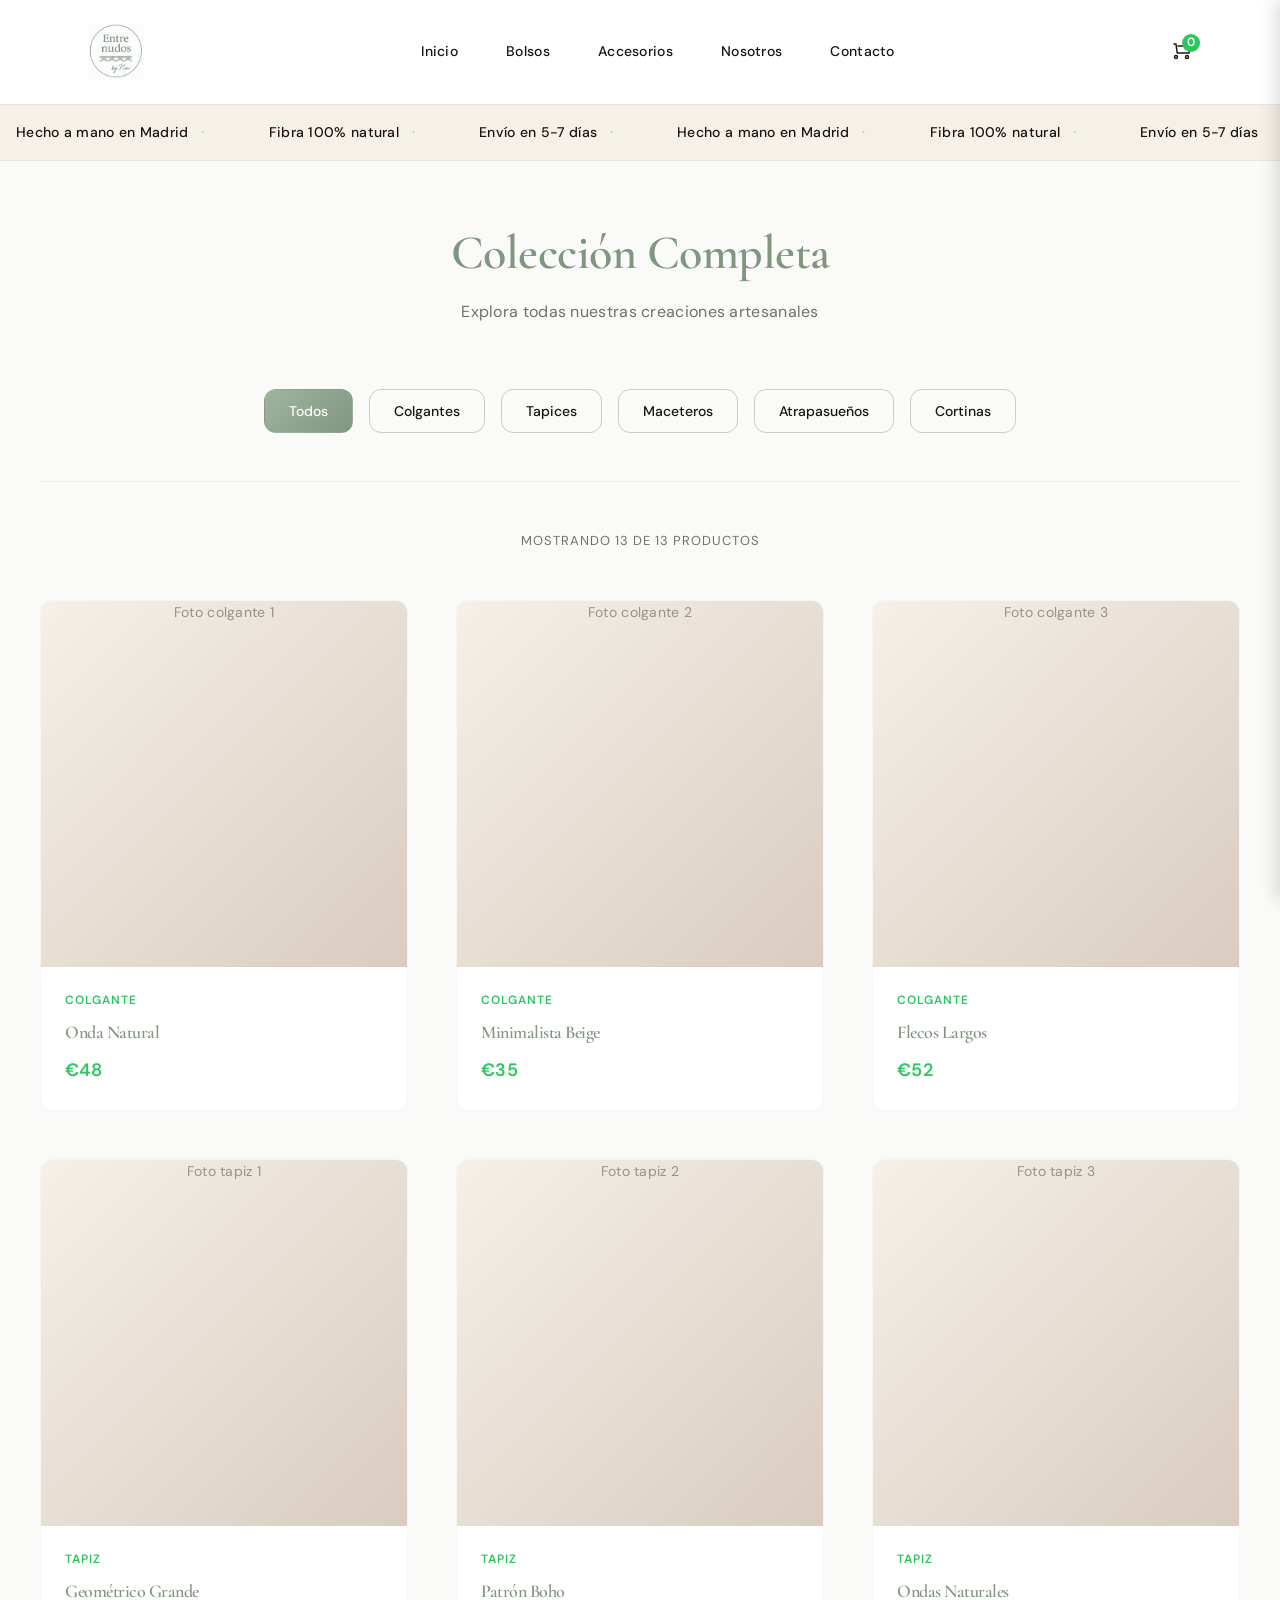
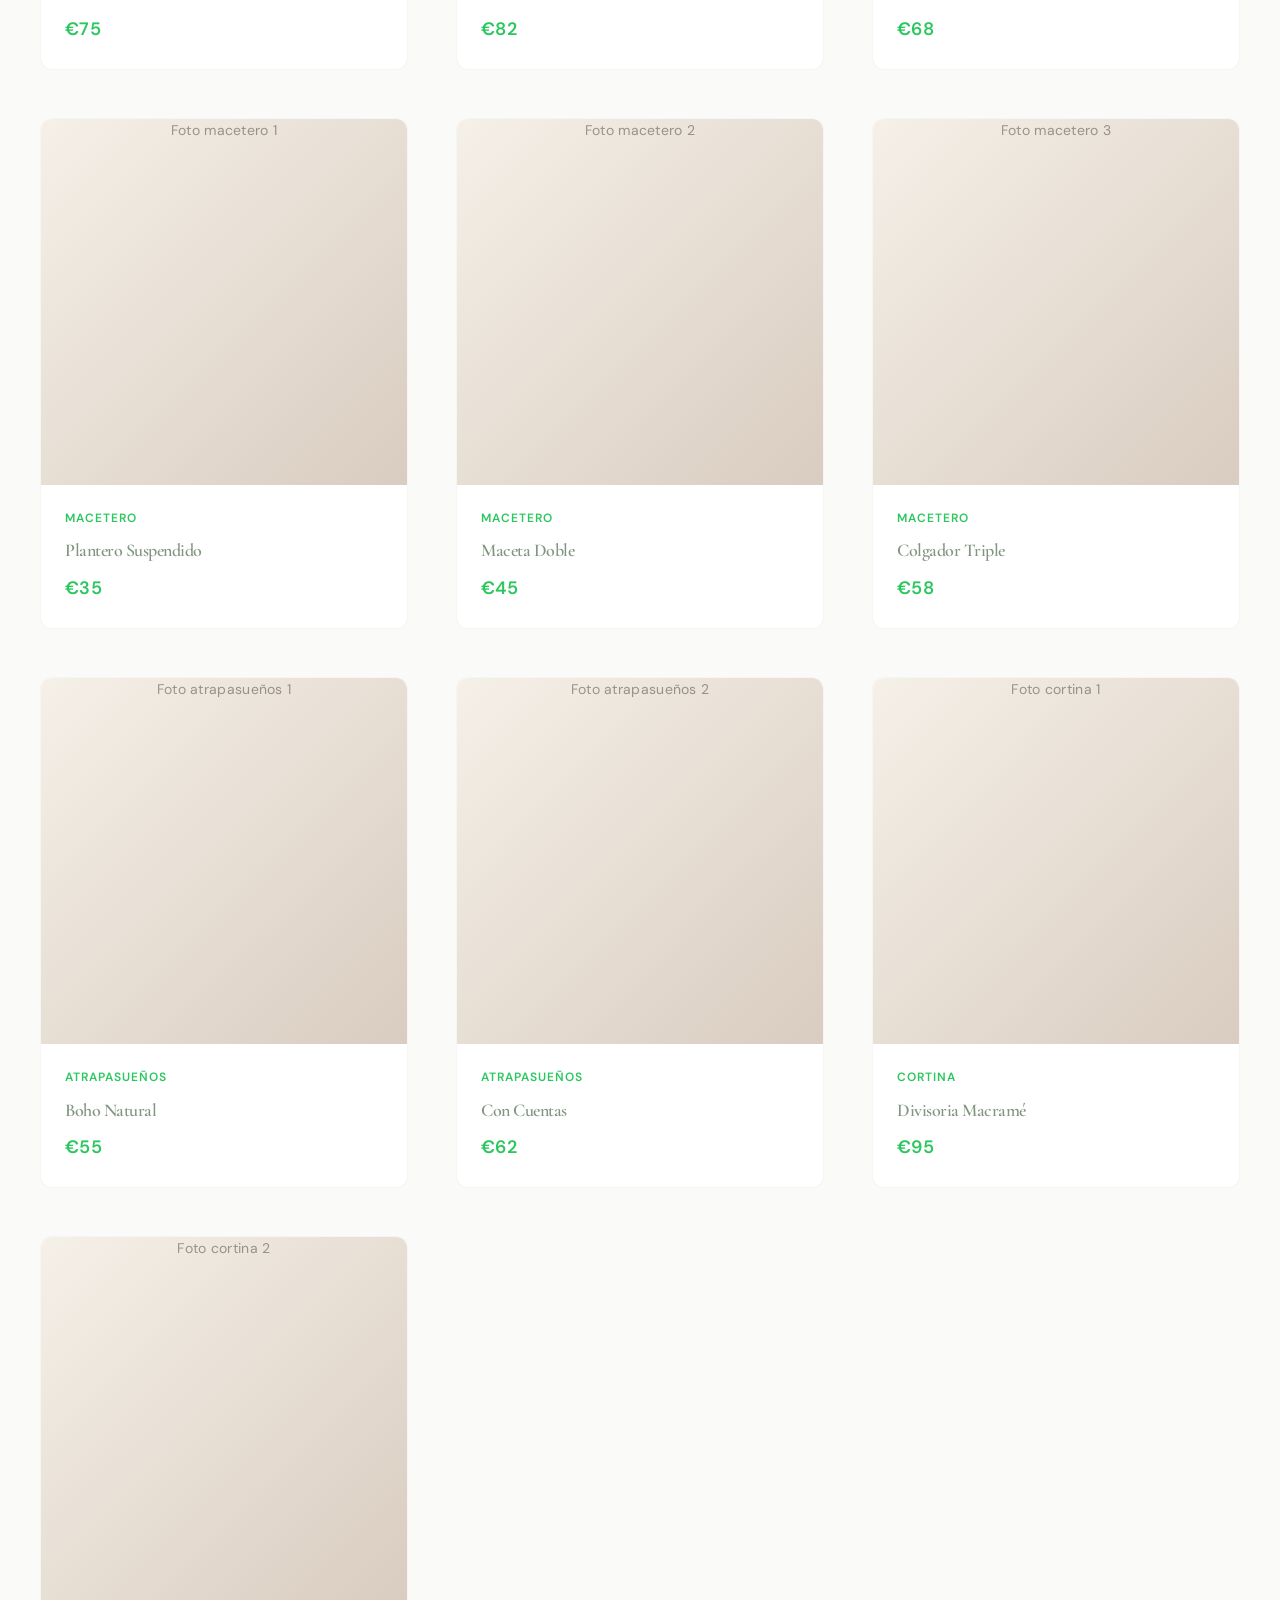
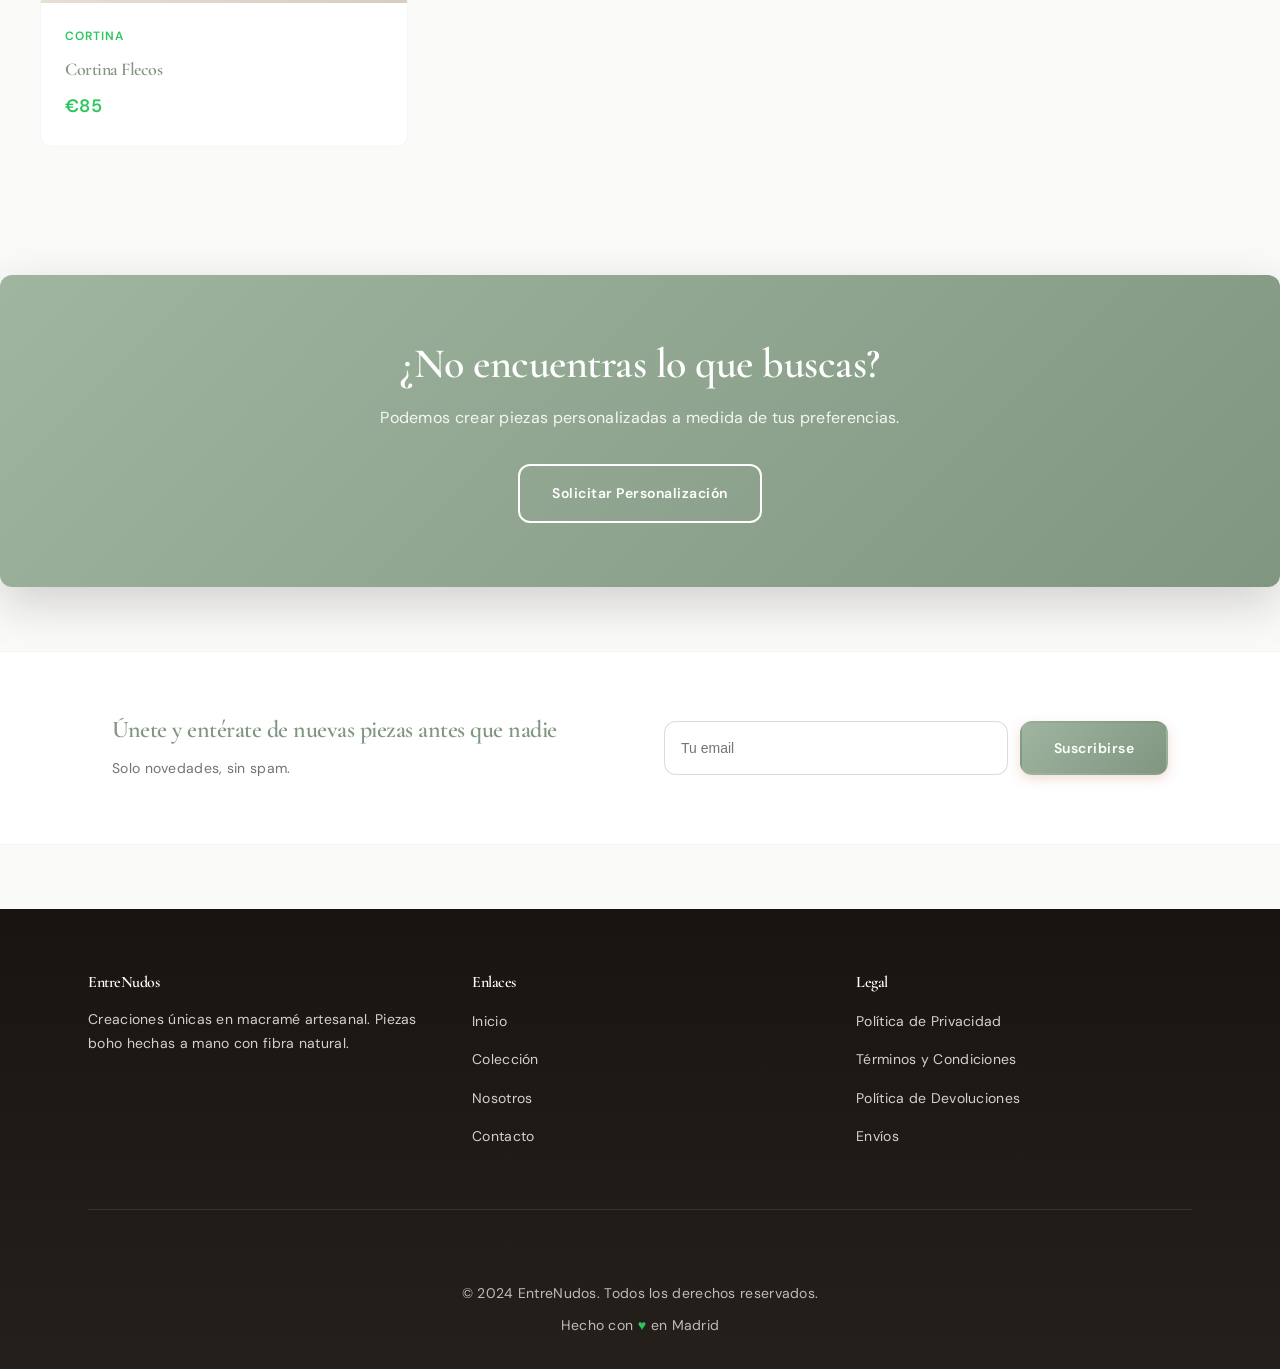
<file: tienda.html>
<!DOCTYPE html>
<html lang="es">
<head>
    <meta charset="UTF-8">
    <meta name="viewport" content="width=device-width, initial-scale=1.0">
    <title>Colección — EntreNudos</title>
    <meta name="description" content="Catálogo completo de macramé artesanal con filtros por categoría.">
    <link rel="icon" type="image/svg+xml" href="data:image/svg+xml,<svg xmlns='http://www.w3.org/2000/svg' viewBox='0 0 100 100'><text y='75' font-size='75' fill='%237C5C3E'>◉</text></svg>">
    <link rel="stylesheet" href="styles.css">
    <link rel="preconnect" href="https://fonts.googleapis.com">
    <link rel="preconnect" href="https://fonts.gstatic.com" crossorigin>
    <link href="https://fonts.googleapis.com/css2?family=Cormorant+Garamond:wght@600;700&family=DM+Sans:wght@400;500;600&display=swap" rel="stylesheet">
</head>
<body>
    <header class="header">
        <div class="container">
            <div class="header-content">
                <a href="index.html" class="logo"><img src="img/reducidas/logo1.jpeg" alt="EntreNudos Logo" loading="lazy" style="height: 56px; width: auto;"></a>
                <nav class="nav">
                    <a href="index.html" class="nav-link">Inicio</a>
                    <a href="bolsos.html" class="nav-link">Bolsos</a>
                    <a href="accesorios.html" class="nav-link">Accesorios</a>
                    <a href="nosotros.html" class="nav-link">Nosotros</a>
                    <a href="index.html#contacto" class="nav-link">Contacto</a>
                </nav>
                <div class="header-right">
                    <div class="cart-icon">
                        <svg width="20" height="20" viewBox="0 0 20 20" fill="none" xmlns="http://www.w3.org/2000/svg">
                            <path d="M2 2H4L5.2 11H17L18.7 4H6M5.5 15C5.5 15.8284 4.82843 16.5 4 16.5C3.17157 16.5 2.5 15.8284 2.5 15C2.5 14.1716 3.17157 13.5 4 13.5C4.82843 13.5 5.5 14.1716 5.5 15ZM16.5 15C16.5 15.8284 15.8284 16.5 15 16.5C14.1716 16.5 13.5 15.8284 13.5 15C13.5 14.1716 14.1716 13.5 15 13.5C15.8284 13.5 16.5 14.1716 16.5 15Z" stroke="currentColor" stroke-width="1.5" stroke-linecap="round" stroke-linejoin="round"/>
                        </svg>
                        <span class="cart-count">0</span>
                    </div>
                    <button class="menu-toggle" id="menuToggle">☰</button>
                </div>
            </div>
        </div>
    </header>

    <div class="trust-strip">
        <div class="trust-content">
            <div class="trust-item">Hecho a mano en Madrid</div>
            <div class="trust-item">Fibra 100% natural</div>
            <div class="trust-item">Envío en 5-7 días</div>
        </div>
    </div>

    <nav class="mobile-menu" id="mobileMenu">
        <a href="index.html" class="mobile-nav-link">Inicio</a>
        <a href="bolsos.html" class="mobile-nav-link">Bolsos</a>
        <a href="accesorios.html" class="mobile-nav-link">Accesorios</a>
        <a href="nosotros.html" class="mobile-nav-link">Nosotros</a>
        <a href="index.html#contacto" class="mobile-nav-link">Contacto</a>
    </nav>

    <section class="container" style="padding: var(--spacing-3xl) 0;">
        <h1 style="font-size: 48px; color: var(--brown); text-align: center; margin-bottom: var(--spacing-md); font-family: 'Cormorant Garamond', serif;">Colección Completa</h1>
        <p style="font-size: 16px; color: var(--ink); opacity: 0.6; text-align: center; margin-bottom: var(--spacing-3xl);">Explora todas nuestras creaciones artesanales</p>

        <div class="filters">
            <button class="filter-btn active" data-category="all">Todos</button>
            <button class="filter-btn" data-category="colgantes">Colgantes</button>
            <button class="filter-btn" data-category="tapices">Tapices</button>
            <button class="filter-btn" data-category="maceteros">Maceteros</button>
            <button class="filter-btn" data-category="atrapasueños">Atrapasueños</button>
            <button class="filter-btn" data-category="cortinas">Cortinas</button>
        </div>

        <p class="products-counter" style="text-align: center; font-size: 13px; color: var(--ink); opacity: 0.6; margin-bottom: var(--spacing-2xl); text-transform: uppercase; letter-spacing: 1px;">Mostrando 13 de 13 productos</p>

        <div class="products-grid">
            <div class="product-card" data-category="colgantes" data-product-url="producto.html?id=1" data-product-id="colgante-001">
                <div class="product-image">
                    <div class="product-image-overlay"><button class="quick-add-btn">+</button></div>
                    <div class="placeholder">Foto colgante 1</div>
                </div>
                <div class="product-info"><p class="product-category">Colgante</p><h3 class="product-title">Onda Natural</h3><p class="product-price">€48</p></div>
            </div>

            <div class="product-card" data-category="colgantes" data-product-url="producto.html?id=2" data-product-id="colgante-002">
                <div class="product-image">
                    <div class="product-image-overlay"><button class="quick-add-btn">+</button></div>
                    <div class="placeholder">Foto colgante 2</div>
                </div>
                <div class="product-info"><p class="product-category">Colgante</p><h3 class="product-title">Minimalista Beige</h3><p class="product-price">€35</p></div>
            </div>

            <div class="product-card" data-category="colgantes" data-product-url="producto.html?id=3" data-product-id="colgante-003">
                <div class="product-image">
                    <div class="product-image-overlay"><button class="quick-add-btn">+</button></div>
                    <div class="placeholder">Foto colgante 3</div>
                </div>
                <div class="product-info"><p class="product-category">Colgante</p><h3 class="product-title">Flecos Largos</h3><p class="product-price">€52</p></div>
            </div>

            <div class="product-card" data-category="tapices" data-product-url="producto.html?id=4" data-product-id="tapiz-001">
                <div class="product-image">
                    <div class="product-image-overlay"><button class="quick-add-btn">+</button></div>
                    <div class="placeholder">Foto tapiz 1</div>
                </div>
                <div class="product-info"><p class="product-category">Tapiz</p><h3 class="product-title">Geométrico Grande</h3><p class="product-price">€75</p></div>
            </div>

            <div class="product-card" data-category="tapices" data-product-url="producto.html?id=5" data-product-id="tapiz-002">
                <div class="product-image">
                    <div class="product-image-overlay"><button class="quick-add-btn">+</button></div>
                    <div class="placeholder">Foto tapiz 2</div>
                </div>
                <div class="product-info"><p class="product-category">Tapiz</p><h3 class="product-title">Patrón Boho</h3><p class="product-price">€82</p></div>
            </div>

            <div class="product-card" data-category="tapices" data-product-url="producto.html?id=6" data-product-id="tapiz-003">
                <div class="product-image">
                    <div class="product-image-overlay"><button class="quick-add-btn">+</button></div>
                    <div class="placeholder">Foto tapiz 3</div>
                </div>
                <div class="product-info"><p class="product-category">Tapiz</p><h3 class="product-title">Ondas Naturales</h3><p class="product-price">€68</p></div>
            </div>

            <div class="product-card" data-category="maceteros" data-product-url="producto.html?id=7" data-product-id="macetero-001">
                <div class="product-image">
                    <div class="product-image-overlay"><button class="quick-add-btn">+</button></div>
                    <div class="placeholder">Foto macetero 1</div>
                </div>
                <div class="product-info"><p class="product-category">Macetero</p><h3 class="product-title">Plantero Suspendido</h3><p class="product-price">€35</p></div>
            </div>

            <div class="product-card" data-category="maceteros" data-product-url="producto.html?id=8" data-product-id="macetero-002">
                <div class="product-image">
                    <div class="product-image-overlay"><button class="quick-add-btn">+</button></div>
                    <div class="placeholder">Foto macetero 2</div>
                </div>
                <div class="product-info"><p class="product-category">Macetero</p><h3 class="product-title">Maceta Doble</h3><p class="product-price">€45</p></div>
            </div>

            <div class="product-card" data-category="maceteros" data-product-url="producto.html?id=9" data-product-id="macetero-003">
                <div class="product-image">
                    <div class="product-image-overlay"><button class="quick-add-btn">+</button></div>
                    <div class="placeholder">Foto macetero 3</div>
                </div>
                <div class="product-info"><p class="product-category">Macetero</p><h3 class="product-title">Colgador Triple</h3><p class="product-price">€58</p></div>
            </div>

            <div class="product-card" data-category="atrapasueños" data-product-url="producto.html?id=10" data-product-id="atrapasueños-001">
                <div class="product-image">
                    <div class="product-image-overlay"><button class="quick-add-btn">+</button></div>
                    <div class="placeholder">Foto atrapasueños 1</div>
                </div>
                <div class="product-info"><p class="product-category">Atrapasueños</p><h3 class="product-title">Boho Natural</h3><p class="product-price">€55</p></div>
            </div>

            <div class="product-card" data-category="atrapasueños" data-product-url="producto.html?id=11" data-product-id="atrapasueños-002">
                <div class="product-image">
                    <div class="product-image-overlay"><button class="quick-add-btn">+</button></div>
                    <div class="placeholder">Foto atrapasueños 2</div>
                </div>
                <div class="product-info"><p class="product-category">Atrapasueños</p><h3 class="product-title">Con Cuentas</h3><p class="product-price">€62</p></div>
            </div>

            <div class="product-card" data-category="cortinas" data-product-url="producto.html?id=12" data-product-id="cortina-001">
                <div class="product-image">
                    <div class="product-image-overlay"><button class="quick-add-btn">+</button></div>
                    <div class="placeholder">Foto cortina 1</div>
                </div>
                <div class="product-info"><p class="product-category">Cortina</p><h3 class="product-title">Divisoria Macramé</h3><p class="product-price">€95</p></div>
            </div>

            <div class="product-card" data-category="cortinas" data-product-url="producto.html?id=13" data-product-id="cortina-002">
                <div class="product-image">
                    <div class="product-image-overlay"><button class="quick-add-btn">+</button></div>
                    <div class="placeholder">Foto cortina 2</div>
                </div>
                <div class="product-info"><p class="product-category">Cortina</p><h3 class="product-title">Cortina Flecos</h3><p class="product-price">€85</p></div>
            </div>
        </div>
    </section>

    <section class="cta-banner">
        <div class="container">
            <h2>¿No encuentras lo que buscas?</h2>
            <p>Podemos crear piezas personalizadas a medida de tus preferencias.</p>
            <a href="index.html#contacto" class="btn btn-secondary-outline" style="border-color: white; color: white;">Solicitar Personalización</a>
        </div>
    </section>

    <!-- EMAIL CAPTATION -->
    <section class="newsletter-section">
        <div class="container">
            <div class="newsletter-content">
                <div>
                    <h3 class="newsletter-title">Únete y entérate de nuevas piezas antes que nadie</h3>
                    <p class="newsletter-subtitle">Solo novedades, sin spam.</p>
                </div>
                <form class="newsletter-form" onsubmit="event.preventDefault(); showToast('¡Suscripción confirmada!');">
                    <input type="email" placeholder="Tu email" required class="newsletter-input">
                    <button type="submit" class="btn btn-primary">Suscribirse</button>
                </form>
            </div>
        </div>
    </section>

    <footer class="footer">
        <div class="container">
            <div class="footer-content">
                <div class="footer-section"><h4>EntreNudos</h4><p>Creaciones únicas en macramé artesanal. Piezas boho hechas a mano con fibra natural.</p></div>
                <div class="footer-section"><h4>Enlaces</h4><ul><li><a href="index.html">Inicio</a></li><li><a href="tienda.html">Colección</a></li><li><a href="nosotros.html">Nosotros</a></li><li><a href="index.html#contacto">Contacto</a></li></ul></div>
                <div class="footer-section"><h4>Legal</h4><ul><li><a href="#">Política de Privacidad</a></li><li><a href="#">Términos y Condiciones</a></li><li><a href="#">Política de Devoluciones</a></li><li><a href="#">Envíos</a></li></ul></div>
            </div>
            <div class="footer-bottom"><p>&copy; 2024 EntreNudos. Todos los derechos reservados.</p><p>Hecho con <span style="color: var(--terracota);">♥</span> en Madrid</p></div>
        </div>
    </footer>

    <div class="cart-drawer">
        <div class="cart-header"><h3>Tu Carrito</h3><button class="cart-close">✕</button></div>
        <div class="cart-items"></div>
        <div class="cart-footer"><div class="cart-total"><span>Total</span><span>€0.00</span></div><button class="btn btn-primary">Ir al checkout</button></div>
    </div>



    <script src="script.js"></script>
</body>
</html>
</file>
<file: styles.css>
/* ==========================================
   ENTREUDOS PREMIUM — DESIGN SYSTEM v2
   MODERN • ELEGANT • BOHO 2.0
   ========================================== */

:root {
    /* Paleta moderna mejorada - Verde Premium */
    --bg: #FAFAF8;                    /* Off-white more refined */
    --ink: #1A1410;                   /* Deeper, richer black */
    --brown: #809680;                 /* Verde principal sostenible */
    --brown-light: #9DADB7;           /* Verde más claro */
    --terracota: #2BC75E;             /* Verde brillante para acentos */
    --sage: #6B8B7E;                  /* Verde refinado */
    --sage-dark: #596D63;             /* Verde oscuro */
    --cream: #F5F0E8;                 /* Premium cream */
    --beige: #D9CCC0;                 /* More sophisticated beige */
    --accent: #2BC75E;                /* Modern accent (green) */
    --white: #FFFFFF;

    /* Gradients */
    --grad-warm: linear-gradient(135deg, #A0B5A0 0%, #809680 100%);
    --grad-subtle: linear-gradient(180deg, rgba(255,255,255,0.3) 0%, rgba(255,255,255,0) 100%);

    /* Spacing system */
    --spacing-xs: 8px;
    --spacing-sm: 12px;
    --spacing-md: 16px;
    --spacing-lg: 24px;
    --spacing-xl: 32px;
    --spacing-2xl: 48px;
    --spacing-3xl: 64px;

    /* Typography */
    --font-size-xs: 12px;
    --font-size-sm: 14px;
    --font-size-base: 16px;
    --font-size-lg: 18px;
    --font-size-xl: 24px;
    --font-size-2xl: 32px;
    --font-size-3xl: 42px;
    --font-size-4xl: 56px;

    /* Effects */
    --radius: 8px;
    --radius-lg: 12px;
    --shadow-sm: 0 1px 2px rgba(26, 20, 16, 0.05);
    --shadow: 0 2px 8px rgba(26, 20, 16, 0.1);
    --shadow-md: 0 4px 16px rgba(26, 20, 16, 0.12);
    --shadow-lg: 0 8px 32px rgba(26, 20, 16, 0.15);
    --shadow-xl: 0 16px 48px rgba(26, 20, 16, 0.18);

    /* Transitions */
    --transition: all 0.35s cubic-bezier(0.23, 1, 0.320, 1);
    --transition-fast: all 0.2s cubic-bezier(0.23, 1, 0.320, 1);
    --transition-slow: all 0.5s cubic-bezier(0.23, 1, 0.320, 1);
}

/* ==========================================
   RESET & BASE
   ========================================== */

* {
    margin: 0;
    padding: 0;
    box-sizing: border-box;
}

html, body {
    width: 100%;
    overflow-x: hidden;
}

html {
    scroll-behavior: smooth;
}

body {
    font-family: 'DM Sans', -apple-system, BlinkMacSystemFont, 'Segoe UI', sans-serif;
    font-size: var(--font-size-base);
    color: var(--ink);
    background-color: var(--bg);
    line-height: 1.65;
    letter-spacing: 0.3px;
}

h1, h2, h3, h4, h5, h6 {
    font-family: 'Cormorant Garamond', serif;
    font-weight: 600;
    line-height: 1.2;
    letter-spacing: -0.5px;
}

h1 { font-size: var(--font-size-4xl); }
h2 { font-size: var(--font-size-3xl); }
h3 { font-size: var(--font-size-xl); }

.section-title {
    font-size: var(--font-size-2xl);
    color: var(--brown);
    text-align: left;
    margin-bottom: var(--spacing-2xl);
    font-family: 'Cormorant Garamond', serif;
}

p {
    color: rgba(26, 20, 16, 0.8);
}

a {
    color: var(--brown);
    text-decoration: none;
    transition: var(--transition-fast);
    position: relative;
}

a:hover {
    color: var(--terracota);
}

button {
    cursor: pointer;
    border: none;
    font-family: inherit;
    transition: var(--transition-fast);
}

img {
    max-width: 100%;
    height: auto;
    display: block;
    width: 100%;
}

h1, h2, h3, section {
    scroll-margin-top: 90px;
}

.container {
    max-width: 1200px;
    margin: 0 auto;
    padding: 0 var(--spacing-2xl);
    width: 100%;
    box-sizing: border-box;
}

@media (max-width: 768px) {
    .container {
        padding: 0 var(--spacing-md);
    }
}

/* ==========================================
   HEADER & NAVIGATION
   ========================================== */

.header {
    background: var(--white);
    padding: var(--spacing-lg) 0;
    position: sticky;
    top: 0;
    z-index: 100;
    transition: var(--transition-fast);
}

.header.scrolled {
    box-shadow: 0 2px 8px rgba(26, 20, 16, 0.08);
    padding: var(--spacing-md) 0;
}

.header-content {
    display: flex;
    justify-content: space-between;
    align-items: center;
    gap: var(--spacing-lg);
}

.logo {
    display: inline-flex;
    align-items: center;
    transition: var(--transition-fast);
}

.logo img {
    height: 90px;
    width: auto;
}

@media (max-width: 768px) {
    .logo img {
        height: 64px;
    }
}

.logo:hover {
    color: var(--terracota);
    transform: scale(1.05);
}

.nav {
    display: flex;
    gap: var(--spacing-2xl);
    align-items: center;
}

.nav-link {
    font-size: var(--font-size-sm);
    font-weight: 500;
    color: var(--ink);
    position: relative;
    padding: var(--spacing-xs) 0;
}

.nav-link::after {
    content: '';
    position: absolute;
    bottom: -4px;
    left: 0;
    width: 0;
    height: 2px;
    background: var(--terracota);
    transition: width 0.3s ease;
}

.nav-link:hover::after,
.nav-link.active::after {
    width: 100%;
}

.nav-link.active {
    color: var(--terracota);
    font-weight: 600;
}

.header-right {
    display: flex;
    gap: var(--spacing-lg);
    align-items: center;
}

.cart-icon {
    display: flex;
    align-items: center;
    cursor: pointer;
    position: relative;
    transition: var(--transition-fast);
    color: var(--ink);
}

.cart-icon svg {
    width: 20px;
    height: 20px;
    stroke: currentColor;
}

.cart-icon:hover {
    color: var(--terracota);
    transform: scale(1.1);
}

.cart-count {
    position: absolute;
    top: -8px;
    right: -8px;
    background: var(--terracota);
    color: white;
    font-size: var(--font-size-xs);
    width: 18px;
    height: 18px;
    border-radius: 50%;
    display: flex;
    align-items: center;
    justify-content: center;
    font-weight: 600;
}

.menu-toggle {
    display: none;
    font-size: var(--font-size-xl);
    background: none;
    color: var(--ink);
    border: none;
    cursor: pointer;
    padding: 0;
}

/* ==========================================
   TRUST STRIP
   ========================================== */

.trust-strip {
    background: var(--cream);
    padding: var(--spacing-md) 0;
    overflow: hidden;
    border-top: 1px solid rgba(26, 20, 16, 0.05);
    border-bottom: 1px solid rgba(26, 20, 16, 0.05);
}

.trust-content {
    display: flex;
    gap: var(--spacing-2xl);
    animation: scroll-left-trust 15s linear infinite;
    width: fit-content;
}

.trust-item {
    font-size: var(--font-size-sm);
    color: var(--ink);
    white-space: nowrap;
    font-weight: 500;
    letter-spacing: 0.3px;
    position: relative;
    padding: 0 var(--spacing-md);
}

.trust-item:not(:last-child)::after {
    content: '·';
    position: absolute;
    right: 0;
    color: var(--terracota);
    opacity: 0.5;
}

@keyframes scroll-left-trust {
    0% { transform: translateX(0); }
    100% { transform: translateX(-50%); }
}

@keyframes scroll-left {
    0% { transform: translateX(0); }
    100% { transform: translateX(-50%); }
}

/* ==========================================
   MOBILE MENU
   ========================================== */

.mobile-menu {
    display: none;
}

.mobile-nav-link {
    color: var(--ink);
    font-weight: 500;
}

@media (max-width: 768px) {
    .menu-toggle {
        display: block;
    }

    .mobile-menu {
        display: flex;
        flex-direction: column;
        position: fixed;
        top: 0;
        right: 0;
        width: 80%;
        max-width: 320px;
        height: 100vh;
        background: var(--white);
        padding: var(--spacing-2xl) var(--spacing-lg) var(--spacing-lg);
        gap: var(--spacing-lg);
        z-index: 9999;
        box-shadow: -4px 0 24px rgba(0, 0, 0, 0.15);
        transform: translateX(100%);
        transition: transform 0.3s ease;
        overflow-y: auto;
    }

    .mobile-menu.active {
        transform: translateX(0);
    }

    .mobile-nav-link {
        font-size: var(--font-size-lg);
        padding: var(--spacing-md) 0;
        border-bottom: 1px solid rgba(26, 20, 16, 0.05);
    }

    .mobile-nav-link:last-child {
        border-bottom: none;
    }
}

/* ==========================================
   COLECCIONES GRID
   ========================================== */

.colecciones-grid {
    display: grid;
    grid-template-columns: repeat(2, 1fr);
    gap: var(--spacing-2xl);
}

@media (max-width: 768px) {
    .colecciones-grid {
        grid-template-columns: 1fr;
    }
}

/* ==========================================
   ARTISAN INTRO
   ========================================== */

.artisan-intro {
    display: grid;
    grid-template-columns: 1fr 1fr;
    gap: var(--spacing-3xl);
    align-items: center;
    padding: var(--spacing-3xl) 0;
    margin: var(--spacing-2xl) auto;
}

.artisan-image {
    aspect-ratio: 1;
    background: linear-gradient(135deg, var(--cream) 0%, var(--beige) 100%);
    border-radius: var(--radius-lg);
    box-shadow: var(--shadow-lg);
    display: flex;
    align-items: center;
    justify-content: center;
}

.artisan-content {
    display: flex;
    flex-direction: column;
    gap: var(--spacing-md);
}

@media (max-width: 1024px) {
    .artisan-intro {
        grid-template-columns: 1fr;
    }
}

/* ==========================================
   HERO SECTION
   ========================================== */

.hero {
    display: grid;
    grid-template-columns: 1fr 1fr;
    gap: var(--spacing-3xl);
    align-items: center;
    padding: var(--spacing-3xl) 0;
    margin: var(--spacing-2xl) auto;
}

.hero-content {
    display: flex;
    flex-direction: column;
    gap: var(--spacing-lg);
}

.hero-title {
    font-size: var(--font-size-4xl);
    color: var(--brown);
    line-height: 1.15;
    margin-bottom: var(--spacing-md);
}

.hero-subtitle {
    font-size: var(--font-size-lg);
    color: rgba(26, 20, 16, 0.75);
    line-height: 1.8;
}

.hero-image {
    background: linear-gradient(135deg, var(--cream) 0%, var(--beige) 100%);
    border-radius: var(--radius-lg);
    aspect-ratio: 1;
    display: flex;
    align-items: center;
    justify-content: center;
    box-shadow: var(--shadow-lg);
}

.placeholder {
    color: var(--ink);
    opacity: 0.4;
    font-size: var(--font-size-sm);
    text-align: center;
}

/* ==========================================
   BUTTONS
   ========================================== */

.btn {
    padding: var(--spacing-md) var(--spacing-xl);
    border-radius: var(--radius-lg);
    font-size: var(--font-size-sm);
    font-weight: 600;
    letter-spacing: 0.5px;
    transition: var(--transition-fast);
    display: inline-flex;
    align-items: center;
    justify-content: center;
    gap: var(--spacing-sm);
    cursor: pointer;
    border: 2px solid transparent;
}

.btn-primary {
    background: var(--grad-warm);
    color: var(--white);
    box-shadow: 0 4px 12px rgba(201, 120, 88, 0.25);
}

.btn-primary:hover {
    transform: translateY(-2px);
    box-shadow: 0 8px 24px rgba(201, 120, 88, 0.35);
}

.btn-primary:active {
    transform: translateY(0);
}

.btn-secondary {
    background: transparent;
    color: var(--brown);
    border-color: var(--brown);
}

.btn-secondary:hover {
    background: var(--brown);
    color: var(--white);
    transform: scale(1.02);
}

.btn-secondary-outline {
    background: transparent;
    color: var(--brown);
    border: 2px solid var(--brown);
}

.btn-secondary-outline:hover {
    background: var(--brown);
    color: var(--white);
}

.btn-detalle {
    background: var(--white);
    color: var(--sage);
    border: 2px solid var(--sage);
}

.btn-detalle:hover {
    background: var(--sage);
    color: var(--white);
    border-color: var(--sage);
    transform: translateY(-2px);
    box-shadow: 0 4px 12px rgba(107, 139, 126, 0.25);
}

/* ==========================================
   VALUES SECTION
   ========================================== */

.values {
    background: linear-gradient(180deg, rgba(122, 139, 111, 0.03) 0%, transparent 100%);
    padding: var(--spacing-3xl) 0;
}

.values-intro {
    text-align: center;
    font-size: var(--font-size-lg);
    color: var(--brown);
    margin-bottom: var(--spacing-2xl);
    font-weight: 500;
}

.values-grid {
    display: grid;
    grid-template-columns: repeat(3, 1fr);
    gap: var(--spacing-2xl);
}

.value-card {
    text-align: left;
    padding: var(--spacing-2xl);
    border-radius: var(--radius-lg);
    background: var(--white);
    transition: var(--transition);
    border: 1px solid rgba(26, 20, 16, 0.05);
    display: flex;
    flex-direction: column;
    gap: var(--spacing-md);
}

.value-card:hover {
    transform: translateY(-8px);
    box-shadow: var(--shadow-xl);
    border-color: rgba(201, 120, 88, 0.2);
}

.value-card h3 {
    color: var(--brown);
    margin: 0;
    font-size: var(--font-size-lg);
}

.value-card p {
    font-size: var(--font-size-sm);
    line-height: 1.7;
    margin: 0;
    color: rgba(26, 20, 16, 0.8);
}

.value-icon {
    font-size: 48px;
    display: inline-block;
    animation: float-icon 3s ease-in-out infinite;
}

.value-card:nth-child(1) .value-icon { animation-delay: 0s; }
.value-card:nth-child(2) .value-icon { animation-delay: 0.2s; }
.value-card:nth-child(3) .value-icon { animation-delay: 0.4s; }
.value-card:nth-child(4) .value-icon { animation-delay: 0.6s; }
.value-card:nth-child(5) .value-icon { animation-delay: 0.8s; }
.value-card:nth-child(6) .value-icon { animation-delay: 1s; }

.value-card:hover .value-icon {
    animation: float-icon-hover 0.6s ease-in-out forwards;
}

@keyframes float-icon {
    0%, 100% { transform: translateY(0) scale(1); }
    50% { transform: translateY(-8px) scale(1.05); }
}

@keyframes float-icon-hover {
    0% { transform: translateY(0) scale(1) rotate(0deg); }
    50% { transform: translateY(-12px) scale(1.12) rotate(10deg); }
    100% { transform: translateY(0) scale(1) rotate(0deg); }
}

/* ==========================================
   PRODUCTS GRID
   ========================================== */

.products-grid {
    display: grid;
    grid-template-columns: repeat(auto-fill, minmax(280px, 1fr));
    gap: var(--spacing-2xl);
}

.products-grid.asymmetric {
    grid-template-columns: repeat(2, 1fr);
}

.products-grid.asymmetric .product-card:first-child {
    grid-column: span 2;
    grid-row: span 2;
}

.product-card {
    cursor: pointer;
    transition: var(--transition);
    background: var(--white);
    border-radius: var(--radius-lg);
    overflow: hidden;
    border: 1px solid rgba(26, 20, 16, 0.04);
}

.product-card:hover {
    transform: translateY(-6px);
    box-shadow: var(--shadow-xl);
    border-color: rgba(201, 120, 88, 0.15);
}

.product-image {
    position: relative;
    width: 100%;
    aspect-ratio: 1;
    background: linear-gradient(135deg, var(--cream) 0%, var(--beige) 100%);
    overflow: hidden;
}

.product-image-overlay {
    position: absolute;
    inset: 0;
    background: rgba(26, 20, 16, 0.3);
    opacity: 0;
    display: flex;
    align-items: center;
    justify-content: center;
    transition: var(--transition-fast);
    backdrop-filter: blur(4px);
}

.product-card:hover .product-image-overlay {
    opacity: 1;
}

.quick-add-btn {
    background: var(--white);
    width: 48px;
    height: 48px;
    border-radius: 50%;
    font-size: var(--font-size-xl);
    color: var(--brown);
    display: flex;
    align-items: center;
    justify-content: center;
    box-shadow: 0 4px 12px rgba(26, 20, 16, 0.2);
    transition: var(--transition-fast);
    transform: scale(0.8);
    opacity: 0;
    position: relative;
}

.product-card:hover .quick-add-btn {
    opacity: 1;
    animation: popIn 0.4s cubic-bezier(0.34, 1.56, 0.64, 1);
}

.quick-add-btn:hover {
    background: var(--terracota);
    color: var(--white);
    transform: scale(1.15);
    box-shadow: 0 8px 20px rgba(201, 120, 88, 0.3);
    animation: none;
}

@keyframes popIn {
    0% {
        opacity: 0;
        transform: scale(0.4) rotate(-180deg);
    }
    100% {
        opacity: 1;
        transform: scale(1) rotate(0);
    }
}

.product-info {
    padding: var(--spacing-lg);
}

.product-category {
    font-size: var(--font-size-xs);
    color: var(--terracota);
    font-weight: 600;
    text-transform: uppercase;
    letter-spacing: 1px;
    margin-bottom: var(--spacing-sm);
}

.product-title {
    font-size: var(--font-size-lg);
    color: var(--brown);
    margin-bottom: var(--spacing-sm);
    font-weight: 600;
}

.product-price {
    font-size: var(--font-size-lg);
    color: var(--terracota);
    font-weight: 600;
}

/* ==========================================
   PRODUCT PAGE
   ========================================== */

.product-page {
    display: grid;
    grid-template-columns: 1fr 1fr;
    gap: var(--spacing-3xl);
    align-items: start;
    padding: var(--spacing-3xl) 0;
}

.product-gallery {
    display: flex;
    gap: var(--spacing-lg);
}

.main-image {
    flex: 1;
    aspect-ratio: 1;
    background: linear-gradient(135deg, var(--cream) 0%, var(--beige) 100%);
    border-radius: var(--radius-lg);
    overflow: hidden;
    box-shadow: var(--shadow-md);
}

.main-image img {
    width: 100%;
    height: 100%;
    object-fit: cover;
}

.thumbnails {
    display: flex;
    flex-direction: column;
    gap: var(--spacing-md);
}

.thumbnail {
    width: 80px;
    height: 80px;
    background: linear-gradient(135deg, var(--cream) 0%, var(--beige) 100%);
    border-radius: var(--radius);
    cursor: pointer;
    border: 2px solid transparent;
    overflow: hidden;
    transition: var(--transition-fast);
}

.thumbnail.active {
    border-color: var(--terracota);
    box-shadow: 0 0 0 2px rgba(201, 120, 88, 0.2);
}

.thumbnail:hover {
    border-color: var(--brown);
}

.product-details {
    display: flex;
    flex-direction: column;
    gap: var(--spacing-lg);
}

.product-title-page {
    font-size: var(--font-size-3xl);
    color: var(--brown);
}

.product-price-page {
    font-size: var(--font-size-2xl);
    color: var(--terracota);
    font-weight: 600;
    margin-bottom: var(--spacing-sm);
}

.product-value-context {
    font-size: var(--font-size-xs);
    color: rgba(26, 20, 16, 0.55);
    margin-bottom: var(--spacing-lg);
    font-weight: 400;
    letter-spacing: 0.3px;
}

.product-meta {
    display: flex;
    gap: var(--spacing-xl);
    padding-bottom: var(--spacing-lg);
    border-bottom: 1px solid rgba(26, 20, 16, 0.1);
}

.product-meta-item {
    display: flex;
    flex-direction: column;
    gap: var(--spacing-xs);
}

.product-meta-label {
    font-size: var(--font-size-xs);
    text-transform: uppercase;
    letter-spacing: 1px;
    color: var(--ink);
    opacity: 0.6;
    font-weight: 600;
}

.product-description {
    font-size: var(--font-size-base);
    line-height: 1.8;
    color: rgba(26, 20, 16, 0.8);
}

.product-options {
    display: flex;
    flex-direction: column;
    gap: var(--spacing-lg);
    padding: var(--spacing-lg) 0;
    border-top: 1px solid rgba(26, 20, 16, 0.1);
    border-bottom: 1px solid rgba(26, 20, 16, 0.1);
}

.option-group {
    display: flex;
    flex-direction: column;
    gap: var(--spacing-sm);
}

.option-label {
    font-size: var(--font-size-sm);
    font-weight: 600;
    color: var(--ink);
    text-transform: uppercase;
    letter-spacing: 0.5px;
}

.option-select {
    padding: var(--spacing-md);
    border: 1px solid rgba(26, 20, 16, 0.15);
    border-radius: var(--radius-lg);
    font-size: var(--font-size-sm);
    background: var(--white);
    color: var(--ink);
    cursor: pointer;
    transition: var(--transition-fast);
}

.option-select:hover,
.option-select:focus {
    border-color: var(--terracota);
    outline: none;
    box-shadow: 0 0 0 3px rgba(201, 120, 88, 0.1);
}

.qty-selector {
    display: flex;
    align-items: center;
    gap: var(--spacing-md);
    background: var(--cream);
    border-radius: var(--radius-lg);
    padding: var(--spacing-xs);
}

.qty-btn {
    width: 36px;
    height: 36px;
    background: var(--white);
    border-radius: var(--radius);
    font-size: var(--font-size-lg);
    color: var(--brown);
    transition: var(--transition-fast);
}

.qty-btn:hover {
    background: var(--terracota);
    color: var(--white);
}

.qty-input {
    width: 50px;
    text-align: center;
    border: none;
    background: transparent;
    font-size: var(--font-size-base);
    font-weight: 600;
    color: var(--ink);
}

.add-to-cart-btn {
    background: var(--grad-warm);
    color: var(--white);
    padding: var(--spacing-lg) var(--spacing-2xl);
    border-radius: var(--radius-lg);
    font-size: var(--font-size-base);
    font-weight: 600;
    box-shadow: 0 4px 12px rgba(201, 120, 88, 0.25);
    transition: var(--transition-fast);
    margin-top: var(--spacing-lg);
}

.add-to-cart-btn:hover {
    transform: translateY(-2px);
    box-shadow: 0 8px 24px rgba(201, 120, 88, 0.35);
}

.add-to-cart-btn.sticky {
    position: fixed;
    bottom: var(--spacing-lg);
    right: var(--spacing-lg);
    z-index: 50;
    width: calc(100vw - 2 * var(--spacing-lg));
    max-width: 300px;
}

/* ==========================================
   PRODUCT SPECS & CARE
   ========================================== */

.product-specs {
    padding: var(--spacing-lg) 0;
}

.product-specs h3 {
    color: var(--brown);
    font-size: var(--font-size-sm);
    text-transform: uppercase;
    letter-spacing: 1px;
    margin-bottom: var(--spacing-lg);
}

.specs-list p {
    font-size: var(--font-size-sm);
    line-height: 1.8;
    margin-bottom: var(--spacing-md);
}

.product-care {
    margin-top: var(--spacing-lg);
}

.product-care h3 {
    color: var(--brown);
    font-size: var(--font-size-sm);
    text-transform: uppercase;
    letter-spacing: 1px;
    margin-bottom: var(--spacing-lg);
}

.care-item {
    border-bottom: 1px solid rgba(26, 20, 16, 0.08);
}

.care-title {
    display: flex;
    justify-content: space-between;
    align-items: center;
    padding: var(--spacing-lg) 0;
    cursor: pointer;
    font-weight: 600;
    color: var(--brown);
}

.care-icon {
    display: inline-flex;
    align-items: center;
    justify-content: center;
    width: 24px;
    height: 24px;
    transition: var(--transition-fast);
    color: var(--terracota);
    font-weight: 700;
}

.care-item.open .care-icon {
    transform: rotate(45deg) scale(1.2);
    animation: spin-icon 0.4s ease-out;
}

@keyframes spin-icon {
    0% {
        transform: rotate(0deg) scale(1);
    }
    100% {
        transform: rotate(45deg) scale(1.2);
    }
}

.care-content {
    max-height: 0;
    overflow: hidden;
    transition: max-height 0.3s ease;
    padding-bottom: 0;
}

.care-item.open .care-content {
    max-height: 200px;
    padding-bottom: var(--spacing-lg);
}

.care-content p {
    font-size: var(--font-size-sm);
    line-height: 1.8;
}

/* ==========================================
   FILTERS & TIENDA
   ========================================== */

.filters {
    display: flex;
    gap: var(--spacing-md);
    justify-content: center;
    flex-wrap: wrap;
    margin-bottom: var(--spacing-2xl);
    padding-bottom: var(--spacing-2xl);
    border-bottom: 1px solid rgba(26, 20, 16, 0.05);
}

.filter-btn {
    padding: var(--spacing-sm) var(--spacing-lg);
    background: transparent;
    color: var(--ink);
    border: 1px solid rgba(26, 20, 16, 0.2);
    border-radius: var(--radius-lg);
    font-size: var(--font-size-sm);
    font-weight: 500;
    transition: var(--transition-fast);
    cursor: pointer;
}

.filter-btn:hover {
    border-color: var(--terracota);
    color: var(--terracota);
}

.filter-btn.active {
    background: var(--grad-warm);
    color: var(--white);
    border-color: transparent;
}

.products-counter {
    font-size: var(--font-size-xs);
    text-transform: uppercase;
    letter-spacing: 1px;
    color: var(--ink);
    opacity: 0.5;
}

/* ==========================================
   SECTIONS (HISTORY, TESTIMONIALS, ETC)
   ========================================== */

.history-section {
    display: grid;
    grid-template-columns: 1fr 1fr;
    gap: var(--spacing-3xl);
    align-items: center;
    padding: var(--spacing-3xl) 0;
    margin: var(--spacing-2xl) auto;
}

.history-image {
    aspect-ratio: 1;
    background: linear-gradient(135deg, var(--cream) 0%, var(--beige) 100%);
    border-radius: var(--radius-lg);
    box-shadow: var(--shadow-lg);
    display: flex;
    align-items: center;
    justify-content: center;
}

.testimonials-section {
    display: grid;
    grid-template-columns: repeat(2, 1fr);
    gap: var(--spacing-2xl);
    margin: var(--spacing-2xl) auto;
}

.testimonial-card {
    background: var(--white);
    padding: var(--spacing-2xl);
    border-radius: var(--radius-lg);
    border: 1px solid rgba(26, 20, 16, 0.05);
    box-shadow: var(--shadow-sm);
    transition: var(--transition);
    display: flex;
    flex-direction: column;
    gap: var(--spacing-lg);
}

.testimonial-card:hover {
    box-shadow: var(--shadow-lg);
    transform: translateY(-4px);
}

.testimonial-header {
    display: flex;
    gap: var(--spacing-md);
    align-items: flex-start;
}

.testimonial-photo {
    width: 48px;
    height: 48px;
    border-radius: 50%;
    background: linear-gradient(135deg, var(--cream) 0%, var(--beige) 100%);
    flex-shrink: 0;
}

.testimonial-author {
    font-size: var(--font-size-sm);
    color: var(--brown);
    font-weight: 600;
    margin: 0;
}

.testimonial-location {
    font-size: var(--font-size-xs);
    color: rgba(26, 20, 16, 0.55);
    margin: 2px 0 0 0;
}

.testimonial-text {
    font-size: var(--font-size-base);
    line-height: 1.8;
    font-style: italic;
    color: rgba(26, 20, 16, 0.85);
}

@media (max-width: 768px) {
    .testimonials-section {
        grid-template-columns: 1fr;
    }
}

/* ==========================================
   CTA BANNER
   ========================================== */

.cta-banner {
    background: var(--grad-warm);
    color: var(--white);
    padding: var(--spacing-3xl);
    border-radius: var(--radius-lg);
    text-align: center;
    margin: var(--spacing-3xl) auto;
    box-shadow: var(--shadow-xl);
}

.cta-banner h2 {
    color: var(--white);
    margin-bottom: var(--spacing-md);
}

.cta-banner p {
    color: rgba(255, 255, 255, 0.9);
    margin-bottom: var(--spacing-xl);
}

/* ==========================================
   CONTACT SECTION
   ========================================== */

.contact-section {
    display: grid;
    grid-template-columns: 1fr 1fr;
    gap: var(--spacing-3xl);
    padding: var(--spacing-3xl) 0;
    margin: var(--spacing-2xl) auto;
}

.contact-form {
    display: flex;
    flex-direction: column;
    gap: var(--spacing-lg);
}

.form-group {
    display: flex;
    flex-direction: column;
    gap: var(--spacing-sm);
}

.form-label {
    font-size: var(--font-size-sm);
    font-weight: 600;
    color: var(--ink);
    text-transform: uppercase;
    letter-spacing: 0.5px;
}

.form-input,
.form-textarea {
    padding: var(--spacing-md);
    border: 1px solid rgba(26, 20, 16, 0.15);
    border-radius: var(--radius-lg);
    font-size: var(--font-size-sm);
    font-family: inherit;
    background: var(--white);
    color: var(--ink);
    transition: var(--transition-fast);
}

.form-input:hover,
.form-textarea:hover,
.form-input:focus,
.form-textarea:focus {
    border-color: var(--terracota);
    outline: none;
    box-shadow: 0 0 0 3px rgba(201, 120, 88, 0.1);
}

.contact-info {
    display: flex;
    flex-direction: column;
    gap: var(--spacing-lg);
}

.contact-info h3 {
    color: var(--brown);
    font-size: var(--font-size-xl);
}

.info-item {
    display: flex;
    flex-direction: column;
    gap: var(--spacing-xs);
}

.info-label {
    font-size: var(--font-size-xs);
    text-transform: uppercase;
    letter-spacing: 1px;
    color: var(--ink);
    opacity: 0.6;
    font-weight: 600;
}

.info-value {
    font-size: var(--font-size-base);
    color: var(--brown);
}

.info-value a {
    transition: var(--transition-fast);
}

.info-value a:hover {
    color: var(--terracota);
}

.social-links {
    display: flex;
    gap: var(--spacing-md);
    margin-top: var(--spacing-lg);
}

.social-links a {
    padding: var(--spacing-md) var(--spacing-lg);
    background: transparent;
    border: 1px solid var(--brown);
    border-radius: var(--radius-lg);
    font-size: var(--font-size-sm);
    font-weight: 600;
    transition: var(--transition-fast);
}

.social-links a:hover {
    background: var(--brown);
    color: var(--white);
}

/* ==========================================
   ABOUT HERO (NOSOTROS)
   ========================================== */

.about-hero {
    display: grid;
    grid-template-columns: 1fr 1fr;
    gap: var(--spacing-3xl);
    align-items: center;
    padding: var(--spacing-3xl) 0;
}

.about-image {
    aspect-ratio: 1;
    background: linear-gradient(135deg, var(--cream) 0%, var(--beige) 100%);
    border-radius: var(--radius-lg);
    box-shadow: var(--shadow-lg);
    display: flex;
    align-items: center;
    justify-content: center;
}

/* ==========================================
   STATS & TIMELINE
   ========================================== */

.stats-section {
    display: grid;
    grid-template-columns: repeat(3, 1fr);
    gap: var(--spacing-2xl);
    padding: var(--spacing-3xl) 0;
    background: linear-gradient(180deg, rgba(122, 139, 111, 0.03) 0%, transparent 100%);
}

.stat-item {
    text-align: center;
    padding: var(--spacing-2xl);
    background: var(--white);
    border-radius: var(--radius-lg);
    border: 1px solid rgba(26, 20, 16, 0.05);
}

.stat-number {
    font-size: 48px;
    font-weight: 700;
    color: var(--terracota);
    margin-bottom: var(--spacing-md);
    display: inline-block;
    animation: countUp 0.6s ease-out;
}

@keyframes countUp {
    0% {
        transform: scale(0.5) translateY(20px);
        opacity: 0;
    }
    100% {
        transform: scale(1) translateY(0);
        opacity: 1;
    }
}

.stat-label {
    font-size: var(--font-size-base);
    color: var(--brown);
    font-weight: 600;
}

.process-section {
    padding: var(--spacing-3xl) 0;
}

.process-title {
    text-align: center;
    color: var(--brown);
    margin-bottom: var(--spacing-3xl);
}

.timeline {
    display: grid;
    grid-template-columns: repeat(4, 1fr);
    gap: var(--spacing-xl);
}

.timeline-item {
    text-align: center;
    padding: var(--spacing-2xl);
    background: var(--white);
    border-radius: var(--radius-lg);
    border: 1px solid rgba(26, 20, 16, 0.05);
    transition: var(--transition);
}

.timeline-item:hover {
    transform: translateY(-6px);
    box-shadow: var(--shadow-lg);
}

.timeline-icon {
    font-size: 44px;
    margin-bottom: var(--spacing-md);
    display: inline-block;
    animation: bounce-icon 2s cubic-bezier(0.68, -0.55, 0.265, 1.55) infinite;
}

.timeline-item:nth-child(1) .timeline-icon { animation-delay: 0s; }
.timeline-item:nth-child(2) .timeline-icon { animation-delay: 0.15s; }
.timeline-item:nth-child(3) .timeline-icon { animation-delay: 0.3s; }
.timeline-item:nth-child(4) .timeline-icon { animation-delay: 0.45s; }

.timeline-item:hover .timeline-icon {
    animation: bounce-icon-hover 0.8s ease-in-out forwards;
}

@keyframes bounce-icon {
    0%, 100% { transform: translateY(0) scale(1); }
    50% { transform: translateY(-10px) scale(1.08); }
}

@keyframes bounce-icon-hover {
    0% { transform: translateY(0) scale(1) rotate(0deg); }
    25% { transform: translateY(-15px) scale(1.15) rotate(-5deg); }
    50% { transform: translateY(0) scale(1) rotate(5deg); }
    75% { transform: translateY(-8px) scale(1.1) rotate(-3deg); }
    100% { transform: translateY(0) scale(1) rotate(0deg); }
}

.timeline-item h3 {
    color: var(--brown);
    margin-bottom: var(--spacing-md);
}

.timeline-item p {
    font-size: var(--font-size-sm);
    line-height: 1.7;
}

/* ==========================================
   BREADCRUMB
   ========================================== */

.breadcrumb {
    display: inline-flex;
    align-items: center;
    font-size: var(--font-size-sm);
    color: var(--brown);
    margin: var(--spacing-md) 0;
    transition: var(--transition-fast);
}

.breadcrumb:hover {
    color: var(--terracota);
}

/* ==========================================
   NEWSLETTER SECTION
   ========================================== */

.newsletter-section {
    background: var(--white);
    padding: var(--spacing-3xl);
    border-top: 1px solid rgba(26, 20, 16, 0.05);
    border-bottom: 1px solid rgba(26, 20, 16, 0.05);
}

.newsletter-content {
    display: grid;
    grid-template-columns: 1fr 1fr;
    gap: var(--spacing-2xl);
    align-items: center;
}

.newsletter-title {
    font-size: var(--font-size-xl);
    color: var(--brown);
    margin-bottom: var(--spacing-sm);
    font-weight: 600;
}

.newsletter-subtitle {
    font-size: var(--font-size-sm);
    color: rgba(26, 20, 16, 0.6);
}

.newsletter-form {
    display: flex;
    gap: var(--spacing-sm);
}

.newsletter-input {
    flex: 1;
    padding: var(--spacing-md);
    border: 1px solid rgba(26, 20, 16, 0.15);
    border-radius: var(--radius-lg);
    font-size: var(--font-size-sm);
    background: var(--white);
    color: var(--ink);
    transition: var(--transition-fast);
}

.newsletter-input:focus {
    outline: none;
    border-color: var(--terracota);
    box-shadow: 0 0 0 3px rgba(201, 120, 88, 0.1);
}

.newsletter-form .btn {
    padding: var(--spacing-md) var(--spacing-xl);
    white-space: nowrap;
}

@media (max-width: 768px) {
    .newsletter-section {
        padding: var(--spacing-2xl) var(--spacing-sm);
    }

    .newsletter-content {
        grid-template-columns: 1fr;
        gap: var(--spacing-lg);
    }

    .newsletter-form {
        flex-direction: column;
    }

    .newsletter-form .btn {
        width: 100%;
    }
}

/* ==========================================
   FOOTER
   ========================================== */

.footer {
    background: linear-gradient(180deg, var(--ink) 0%, rgba(26, 20, 16, 0.95) 100%);
    color: var(--white);
    padding: var(--spacing-3xl) 0 var(--spacing-lg);
    margin-top: var(--spacing-3xl);
}

.footer-content {
    display: grid;
    grid-template-columns: repeat(3, 1fr);
    gap: var(--spacing-2xl);
    margin-bottom: var(--spacing-2xl);
    padding-bottom: var(--spacing-2xl);
    border-bottom: 1px solid rgba(255, 255, 255, 0.1);
}

.footer-section h4 {
    color: var(--white);
    margin-bottom: var(--spacing-md);
    font-size: var(--font-size-base);
}

.footer-section p {
    font-size: var(--font-size-sm);
    line-height: 1.7;
    color: rgba(255, 255, 255, 0.8);
}

.footer-section ul {
    list-style: none;
}

.footer-section li {
    margin-bottom: var(--spacing-sm);
}

.footer-section a {
    color: rgba(255, 255, 255, 0.8);
    font-size: var(--font-size-sm);
}

.footer-section a:hover {
    color: var(--terracota);
}

.footer-bottom {
    text-align: center;
    font-size: var(--font-size-sm);
    color: rgba(255, 255, 255, 0.7);
    padding-top: var(--spacing-lg);
}

.footer-bottom p {
    color: inherit;
    margin-bottom: var(--spacing-xs);
}

/* ==========================================
   CART DRAWER
   ========================================== */

.cart-drawer {
    position: fixed;
    right: 0;
    top: 0;
    height: 100vh;
    width: 100%;
    max-width: 400px;
    background: var(--white);
    box-shadow: -4px 0 16px rgba(26, 20, 16, 0.15);
    transform: translateX(400px);
    transition: transform 0.4s cubic-bezier(0.23, 1, 0.320, 1);
    z-index: 200;
    display: flex;
    flex-direction: column;
}

.cart-drawer.active {
    transform: translateX(0);
}

.cart-header {
    display: flex;
    justify-content: space-between;
    align-items: center;
    padding: var(--spacing-lg);
    border-bottom: 1px solid rgba(26, 20, 16, 0.05);
}

.cart-header h3 {
    color: var(--brown);
}

.cart-close {
    background: none;
    font-size: var(--font-size-xl);
    color: var(--ink);
}

.cart-items {
    flex: 1;
    overflow-y: auto;
    padding: var(--spacing-lg);
}

.cart-item {
    display: flex;
    gap: var(--spacing-md);
    padding: var(--spacing-lg);
    margin-bottom: var(--spacing-md);
    background: var(--cream);
    border-radius: var(--radius-lg);
}

.cart-item-image {
    width: 80px;
    height: 80px;
    border-radius: var(--radius);
    flex-shrink: 0;
}

.cart-item-info {
    flex: 1;
    display: flex;
    flex-direction: column;
    justify-content: space-between;
}

.cart-item-title {
    font-weight: 600;
    color: var(--brown);
    font-size: var(--font-size-sm);
}

.cart-item-price {
    color: var(--terracota);
    font-weight: 600;
}

.cart-footer {
    padding: var(--spacing-lg);
    border-top: 1px solid rgba(26, 20, 16, 0.05);
    background: var(--cream);
}

.cart-total {
    display: flex;
    justify-content: space-between;
    margin-bottom: var(--spacing-lg);
    font-weight: 600;
    color: var(--brown);
}

/* ==========================================
   MODAL POPUP
   ========================================== */

.modal-overlay {
    position: fixed;
    inset: 0;
    background: rgba(26, 20, 16, 0.5);
    opacity: 0;
    pointer-events: none;
    transition: var(--transition);
    z-index: 300;
    backdrop-filter: blur(4px);
}

.modal-overlay.active {
    opacity: 1;
    pointer-events: auto;
}

.modal-content {
    position: fixed;
    top: 50%;
    left: 50%;
    transform: translate(-50%, -50%) scale(0.9);
    background: var(--white);
    padding: var(--spacing-2xl);
    border-radius: var(--radius-lg);
    max-width: 400px;
    width: 90vw;
    box-shadow: var(--shadow-xl);
    transition: var(--transition);
    z-index: 301;
}

.modal-overlay.active .modal-content {
    transform: translate(-50%, -50%) scale(1);
}

.modal-close {
    position: absolute;
    top: var(--spacing-lg);
    right: var(--spacing-lg);
    background: none;
    font-size: var(--font-size-lg);
    color: var(--ink);
    opacity: 0.6;
    transition: var(--transition-fast);
}

.modal-close:hover {
    opacity: 1;
    transform: rotate(90deg);
}

.modal-title {
    color: var(--brown);
    margin-bottom: var(--spacing-md);
    font-size: var(--font-size-lg);
}

.modal-subtitle {
    color: var(--ink);
    margin-bottom: var(--spacing-xl);
    font-size: var(--font-size-base);
}

.modal-form {
    display: flex;
    flex-direction: column;
    gap: var(--spacing-md);
}

.modal-form input {
    padding: var(--spacing-md);
    border: 1px solid rgba(26, 20, 16, 0.15);
    border-radius: var(--radius-lg);
    font-size: var(--font-size-sm);
}

/* ==========================================
   TOAST NOTIFICATIONS
   ========================================== */

.toast {
    position: fixed;
    bottom: var(--spacing-2xl);
    left: var(--spacing-lg);
    background: var(--cream);
    color: var(--ink);
    padding: var(--spacing-lg) var(--spacing-xl);
    border-radius: var(--radius-lg);
    box-shadow: var(--shadow-lg);
    font-size: var(--font-size-sm);
    font-weight: 600;
    animation: slideInLeft 0.3s cubic-bezier(0.23, 1, 0.320, 1);
    z-index: 400;
    display: flex;
    align-items: center;
    gap: var(--spacing-md);
    max-width: 300px;
}

.toast.success {
    background: rgba(122, 139, 111, 0.9);
    color: var(--white);
    border-left: 4px solid #5A6B4F;
}

.toast.error {
    background: rgba(201, 120, 88, 0.9);
    color: var(--white);
    border-left: 4px solid #8B5C3E;
}

@keyframes slideInLeft {
    from {
        opacity: 0;
        transform: translateX(-50px);
    }
    to {
        opacity: 1;
        transform: translateX(0);
    }
}

/* ==========================================
   SCROLL TO TOP
   ========================================== */

.scroll-to-top {
    position: fixed;
    bottom: var(--spacing-2xl);
    right: var(--spacing-2xl);
    width: 48px;
    height: 48px;
    background: var(--grad-warm);
    color: var(--white);
    border-radius: 50%;
    display: flex;
    align-items: center;
    justify-content: center;
    font-size: var(--font-size-lg);
    cursor: pointer;
    opacity: 0;
    pointer-events: none;
    transition: var(--transition-fast);
    box-shadow: var(--shadow-lg);
}

.scroll-to-top.visible {
    opacity: 1;
    pointer-events: auto;
    animation: fadeInUp 0.4s ease-out;
}

.scroll-to-top:hover {
    transform: scale(1.15) translateY(-6px);
    box-shadow: var(--shadow-xl);
    animation: bounce-up 0.6s ease-in-out;
}

@keyframes fadeInUp {
    from {
        opacity: 0;
        transform: translateY(20px);
    }
    to {
        opacity: 1;
        transform: translateY(0);
    }
}

@keyframes bounce-up {
    0%, 100% { transform: translateY(0); }
    50% { transform: translateY(-8px); }
}

/* ==========================================
   WHATSAPP BUTTON
   ========================================== */

.whatsapp-btn {
    position: fixed;
    bottom: var(--spacing-2xl);
    right: var(--spacing-2xl);
    width: 56px;
    height: 56px;
    background: linear-gradient(135deg, #25D366 0%, #20BA5E 100%);
    color: var(--white);
    border-radius: 50%;
    display: flex;
    align-items: center;
    justify-content: center;
    font-size: 28px;
    box-shadow: 0 4px 12px rgba(37, 211, 102, 0.3);
    transition: var(--transition-fast);
    z-index: 150;
    animation: pulse-whatsapp 2.5s cubic-bezier(0.4, 0, 0.6, 1) infinite;
}

.whatsapp-btn:hover {
    animation: none;
    transform: scale(1.15) translateY(-4px);
    box-shadow: 0 12px 32px rgba(37, 211, 102, 0.5);
}

.whatsapp-btn::before {
    content: '';
    position: absolute;
    width: 100%;
    height: 100%;
    border-radius: 50%;
    background: rgba(37, 211, 102, 0.3);
    animation: ripple-whatsapp 2.5s cubic-bezier(0.4, 0, 0.6, 1) infinite;
}

@keyframes pulse-whatsapp {
    0%, 100% { transform: scale(1); }
    50% { transform: scale(1.1); }
}

@keyframes ripple-whatsapp {
    0% {
        transform: scale(1);
        opacity: 1;
    }
    100% {
        transform: scale(1.4);
        opacity: 0;
    }
}

/* ==========================================
   RESPONSIVE DESIGN
   ========================================== */

@media (max-width: 1024px) {
    .hero, .history-section, .about-hero {
        grid-template-columns: 1fr;
    }

    .values-grid, .timeline {
        grid-template-columns: repeat(2, 1fr);
    }

    .contact-section {
        grid-template-columns: 1fr;
    }

    .testimonials-section {
        grid-template-columns: repeat(2, 1fr);
    }

    .products-grid {
        grid-template-columns: repeat(auto-fill, minmax(250px, 1fr));
    }

    .nav {
        gap: var(--spacing-lg);
    }
}

@media (max-width: 768px) {
    .artisan-intro {
        display: none;
    }

    .nav {
        display: none;
    }

    .menu-toggle {
        display: block;
    }

    .header-content {
        justify-content: space-between;
    }

    .values-grid, .timeline {
        grid-template-columns: 1fr;
    }

    .testimonials-section {
        grid-template-columns: 1fr;
    }

    .stats-section {
        grid-template-columns: 1fr;
    }

    .products-grid {
        grid-template-columns: repeat(2, 1fr);
        gap: var(--spacing-lg);
    }

    .products-grid.asymmetric {
        grid-template-columns: repeat(2, 1fr);
    }

    .products-grid.asymmetric .product-card:first-child {
        grid-column: 1;
        grid-row: auto;
    }

    .product-page {
        grid-template-columns: 1fr;
    }

    .contact-section {
        grid-template-columns: 1fr;
    }

    .footer-content {
        grid-template-columns: 1fr;
    }

    .hero-title {
        font-size: 32px;
    }

    h2 {
        font-size: var(--font-size-2xl);
    }
}

@media (max-width: 480px) {
    .header {
        padding: var(--spacing-md) 0;
    }

    .logo {
        font-size: var(--font-size-lg);
    }

    .container {
        padding: 0 var(--spacing-sm);
        max-width: 100%;
    }

    body {
        overflow-x: hidden;
    }

    .hero-title {
        font-size: 24px;
    }

    .hero-subtitle {
        font-size: var(--font-size-base);
    }

    .btn {
        padding: var(--spacing-md) var(--spacing-lg);
        font-size: var(--font-size-xs);
    }

    .products-grid {
        grid-template-columns: 1fr;
        gap: var(--spacing-lg);
    }

    .testimonials-section {
        grid-template-columns: 1fr;
    }

    .filters {
        gap: var(--spacing-sm);
    }

    .filter-btn {
        padding: var(--spacing-xs) var(--spacing-md);
        font-size: var(--font-size-xs);
    }

    .value-card {
        padding: var(--spacing-lg);
    }

    h2 {
        font-size: var(--font-size-xl);
    }

    .cart-drawer {
        max-width: 100%;
        transform: translateX(100%);
    }

    .cart-drawer.active {
        transform: translateX(0);
    }

    .modal-content {
        padding: var(--spacing-lg);
        width: 95vw;
    }

    .whatsapp-btn,
    .scroll-to-top {
        width: 48px;
        height: 48px;
        font-size: 20px;
        bottom: var(--spacing-lg);
        right: var(--spacing-lg);
    }
}
</file>
